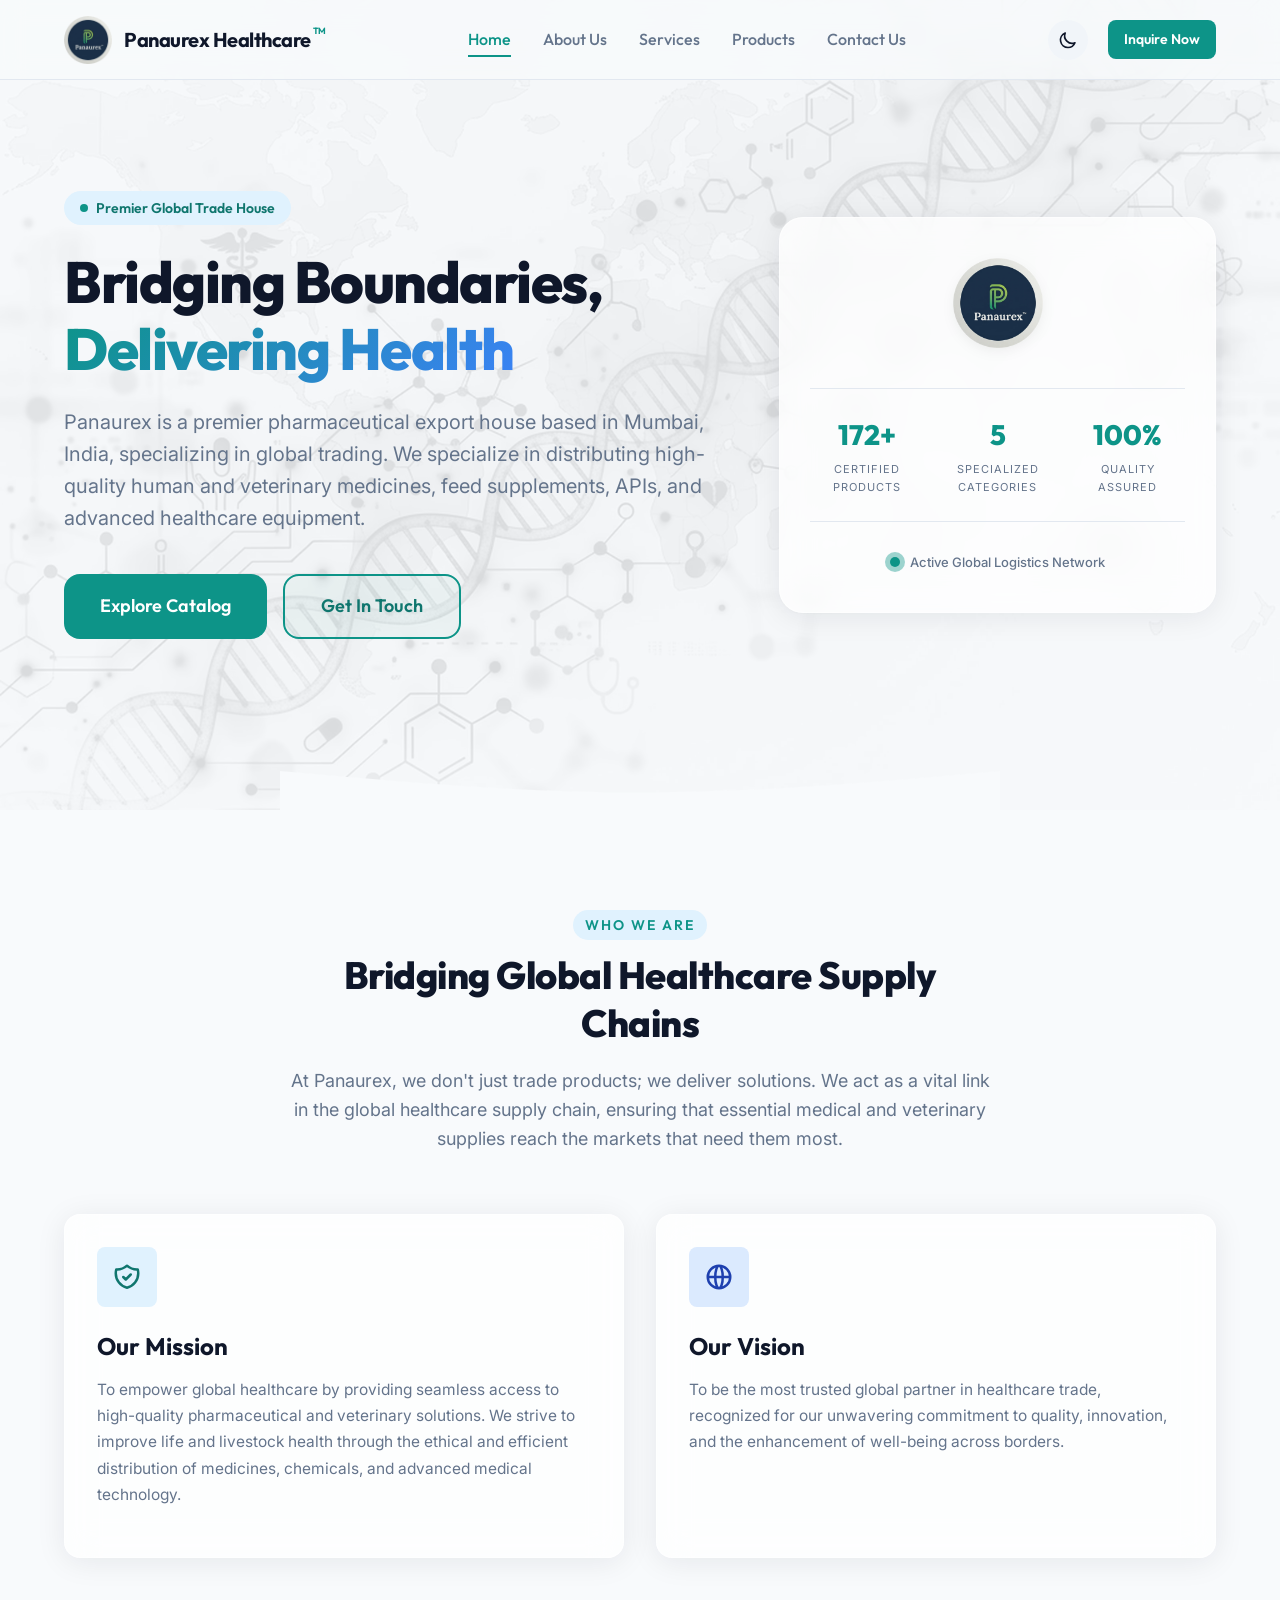
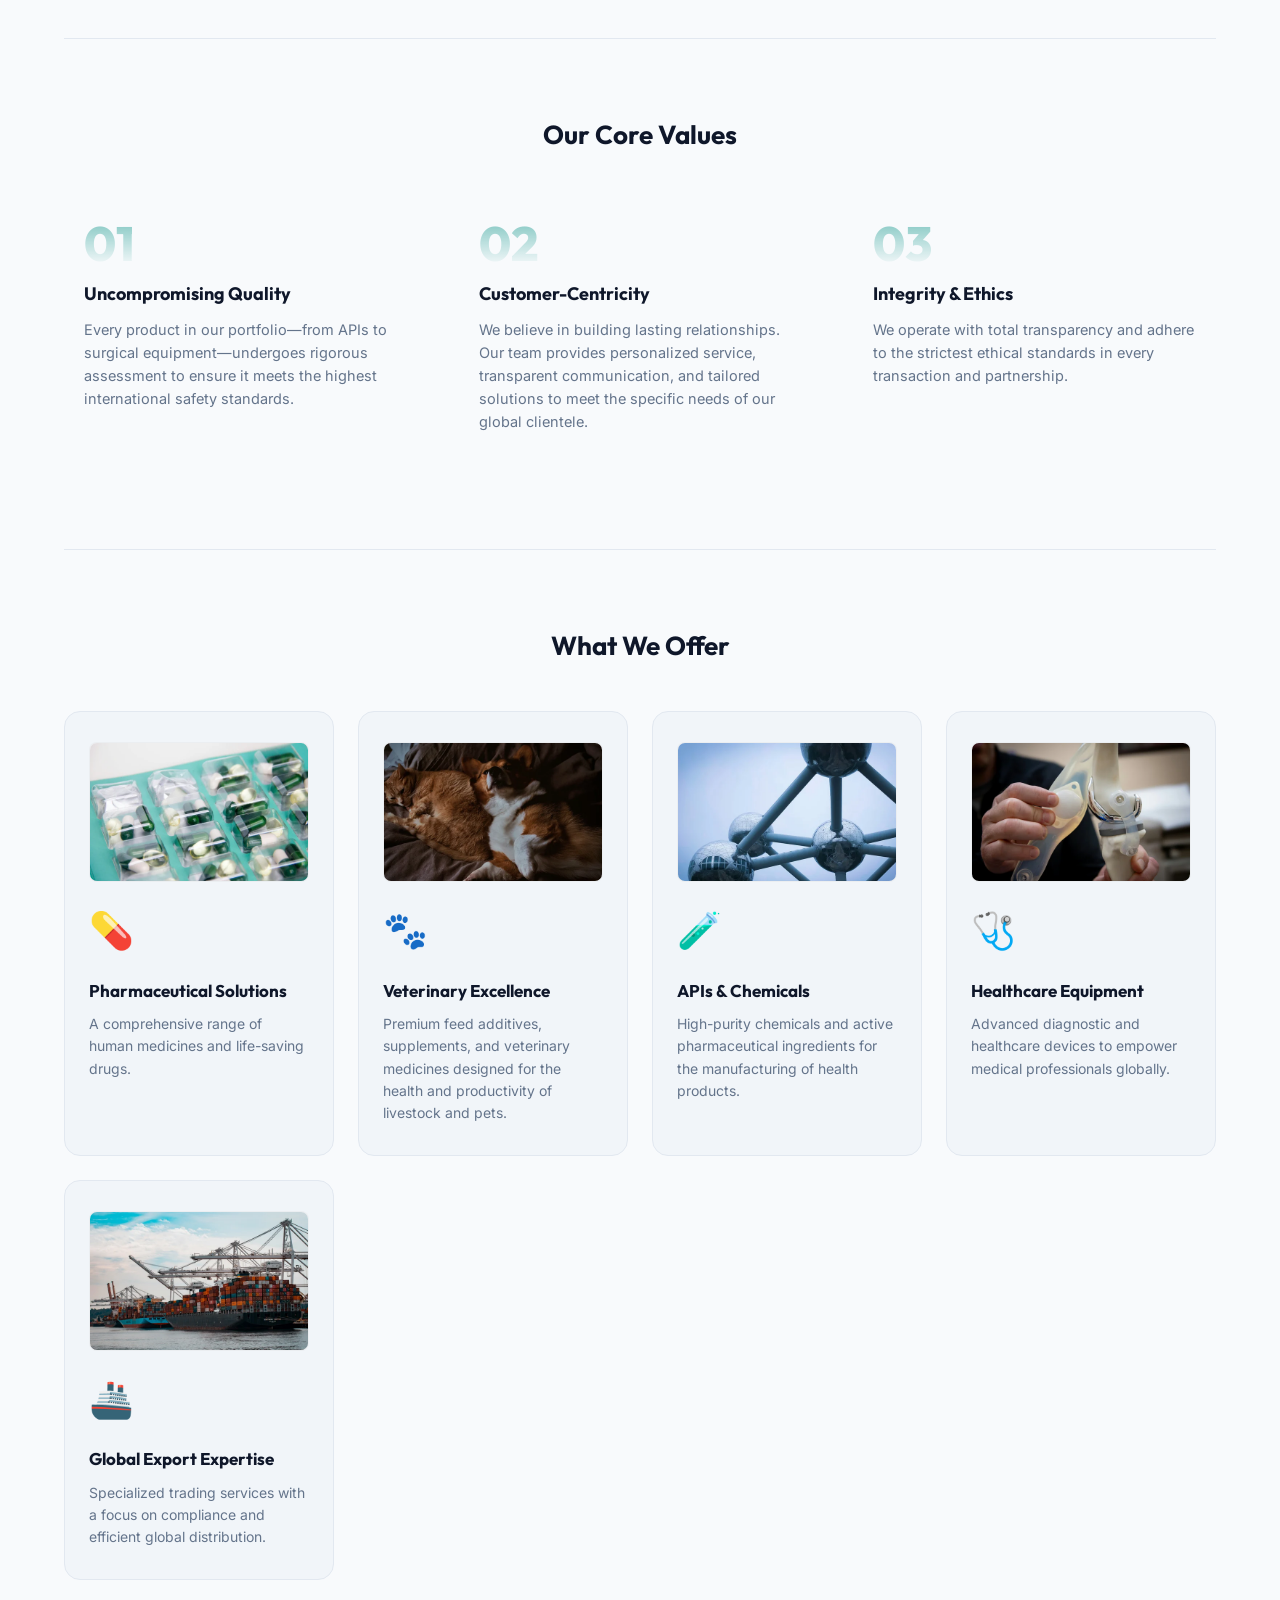
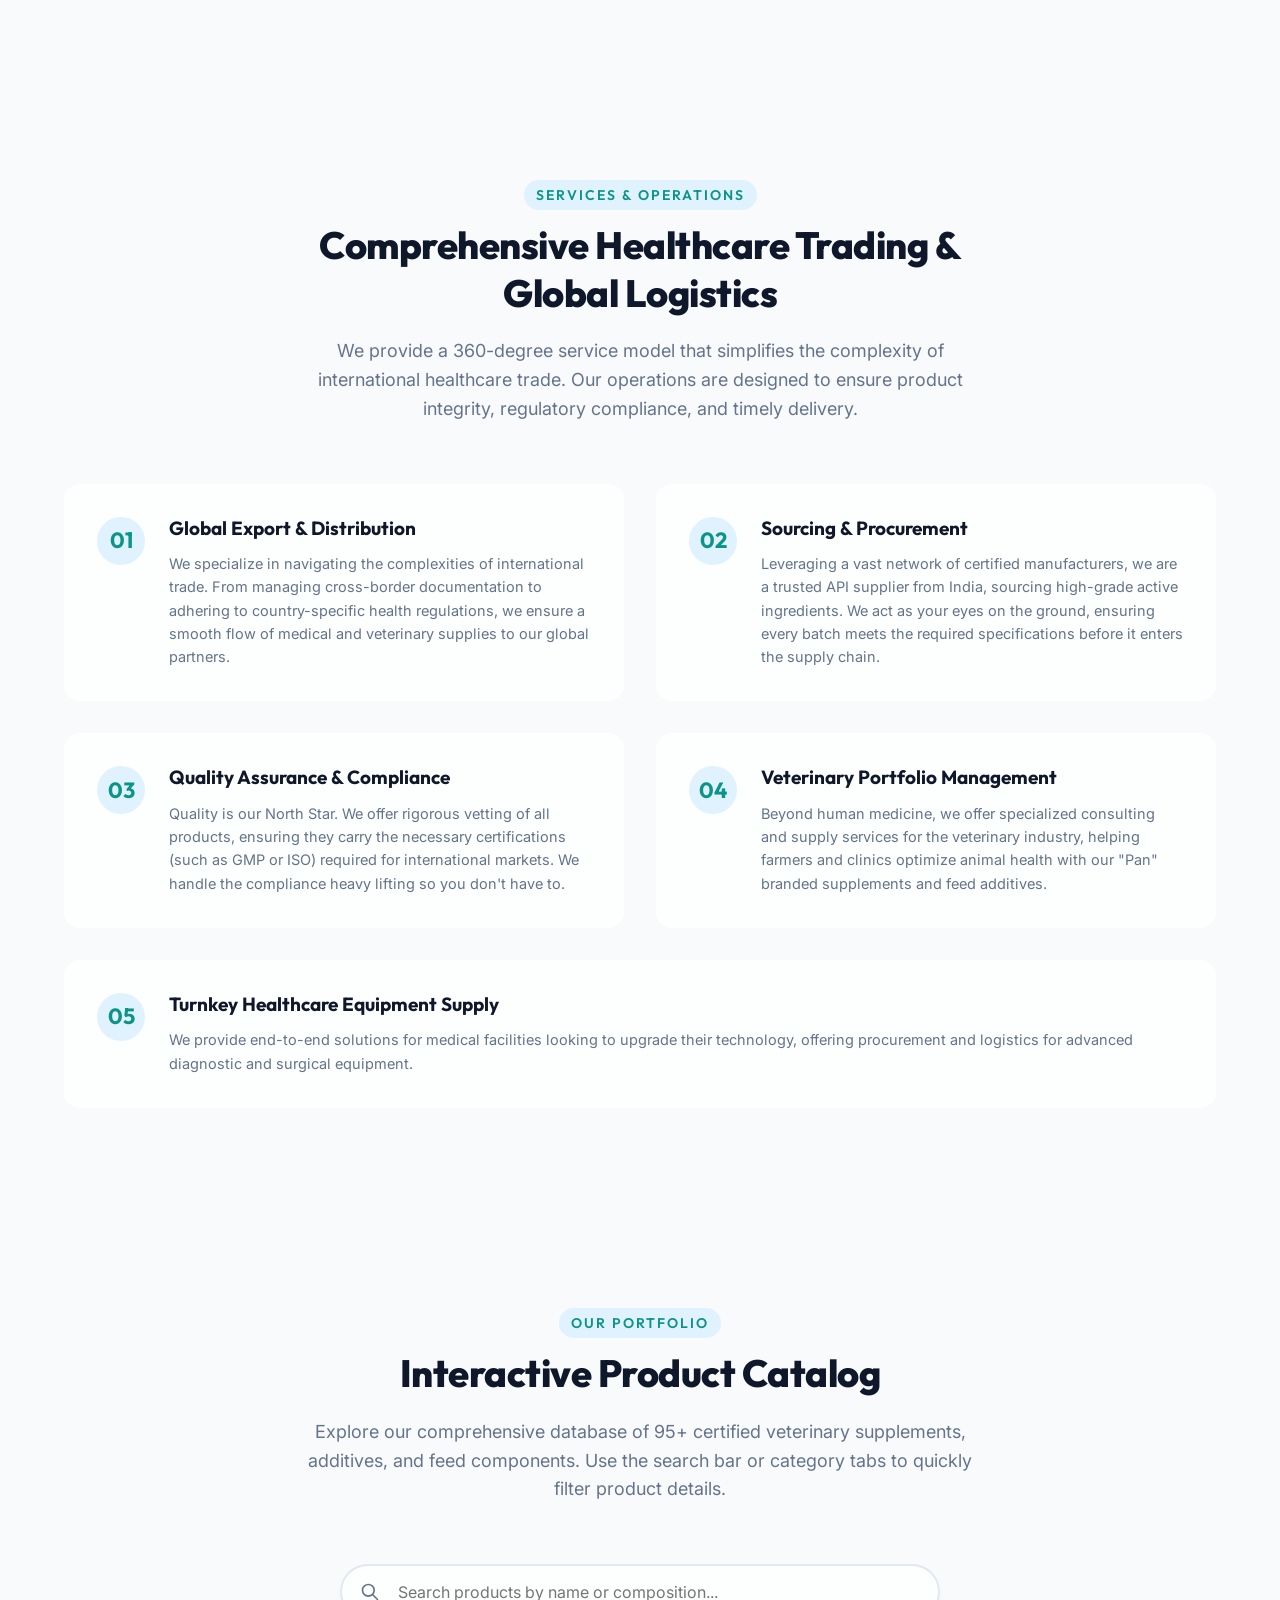
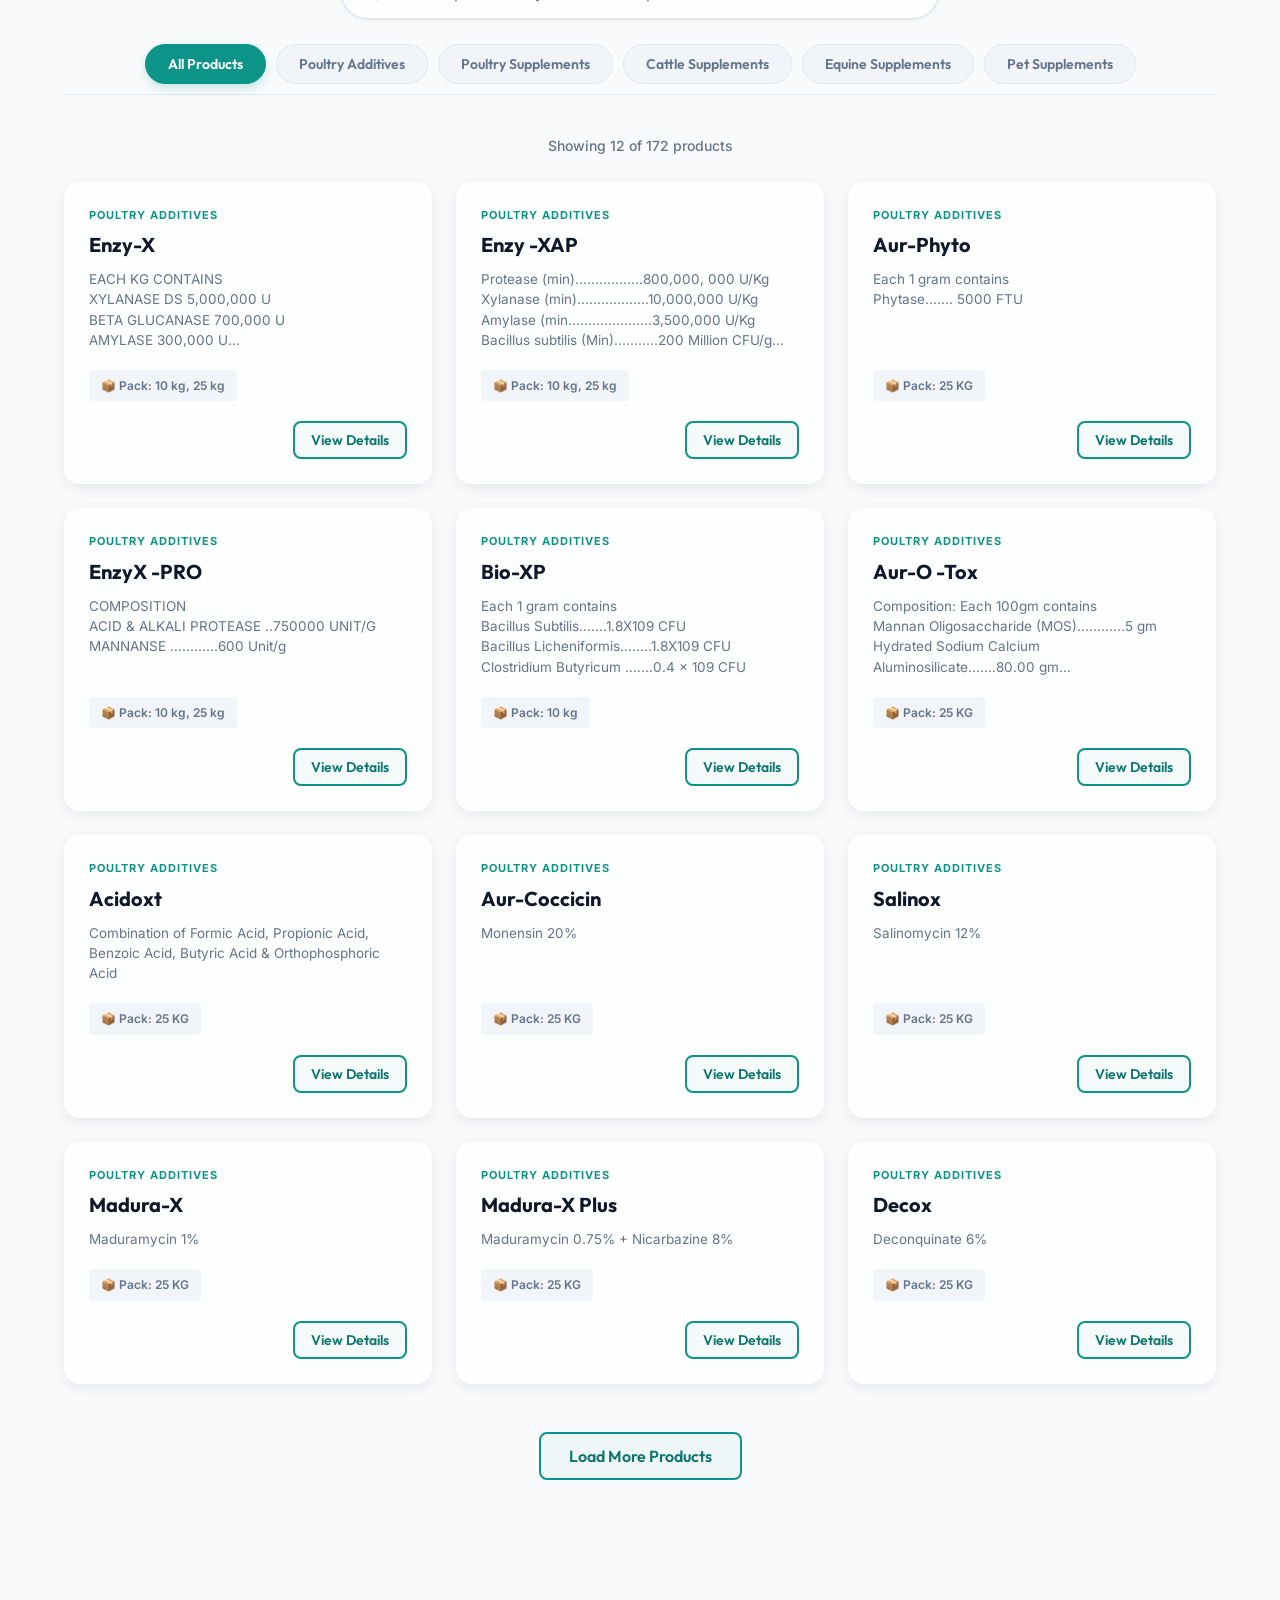
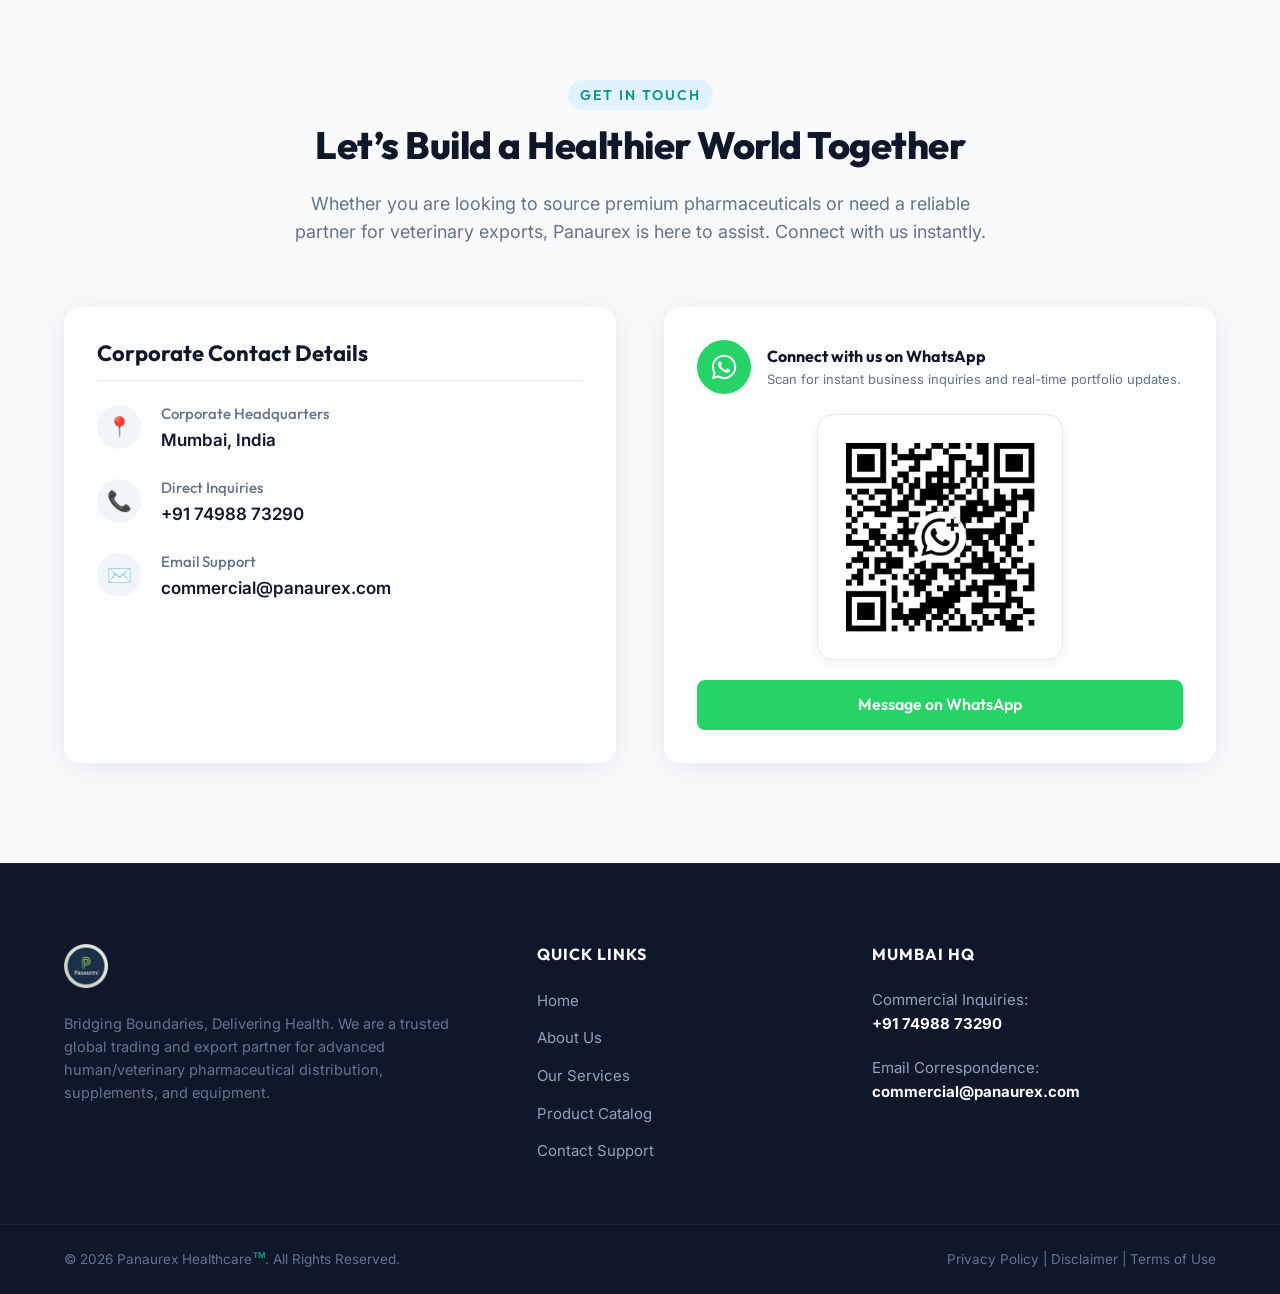
<file: index.html>
<!DOCTYPE html>
<html lang="en">
<head>
    <meta charset="UTF-8">
    <meta name="viewport" content="width=device-width, initial-scale=1.0, shrink-to-fit=no">
    <meta name="description" content="Panaurex™ is a premier Mumbai-based trading and export house specializing in high-purity APIs, human medicines, and premium veterinary feed supplements globally.">
    <meta name="keywords" content="Panaurex, pharmaceutical trading, veterinary export, feed supplements, active pharmaceutical ingredients, API, healthcare equipment, veterinary medicine">
    <meta name="author" content="Panaurex">
    <title>Panaurex™ | Global Pharmaceutical & Veterinary Export House India</title>
    
    <!-- Favicon (Fallback to high-res logo optimized) -->
    <link rel="icon" type="image/png" href="logo_header.png">
    
    <!-- Google Fonts -->
    <link rel="preconnect" href="https://fonts.googleapis.com">
    <link rel="preconnect" href="https://fonts.gstatic.com" crossorigin>
    <link href="https://fonts.googleapis.com/css2?family=Inter:wght@300;400;500;600;700&family=Outfit:wght@400;500;600;700;800&display=swap" rel="stylesheet">
    
    <!-- Main Stylesheet -->
    <link rel="stylesheet" href="style.css?v=1.0.6">
    
    <!-- Inline Mobile Header Fix (Bypasses external CSS cache and GPU composite layer bugs) -->
    <style>
        @media (max-width: 1023px) {
            :root {
                --header-height: calc(70px + env(safe-area-inset-top, 0px)) !important;
            }
            .site-header {
                position: fixed !important;
                top: 0 !important;
                left: 0 !important;
                right: 0 !important;
                width: auto !important;
                padding-top: env(safe-area-inset-top, 0px) !important;
                height: calc(70px + env(safe-area-inset-top, 0px)) !important;
                z-index: 99999 !important;
                transform: none !important;
                will-change: auto !important;
                background-color: rgba(248, 250, 252, 0.85) !important;
                backdrop-filter: blur(12px) !important;
                -webkit-backdrop-filter: blur(12px) !important;
                border-bottom: 1px solid var(--color-border) !important;
            }
            body.dark-mode .site-header {
                background-color: rgba(11, 15, 25, 0.85) !important;
            }
            .logo-link {
                order: 1 !important;
            }
            .nav-actions {
                order: 2 !important;
                margin-left: auto !important;
                margin-right: 16px !important;
            }
            .mobile-menu-toggle {
                order: 3 !important;
            }
            .header-logo, .header-scrolled .header-logo {
                height: 40px !important;
            }
            .logo-text, .header-scrolled .logo-text {
                font-size: 18px !important;
            }
        }
    </style>
</head>
<body class="light-mode">
    <!-- Background Blur Decorative Gradients -->
    <div class="blob-container">
        <div class="blob blob-1"></div>
        <div class="blob blob-2"></div>
        <div class="blob blob-3"></div>
    </div>

    <!-- Navigation Header -->
    <header class="site-header" id="site-header">
        <div class="nav-container">
            <a href="#home" class="logo-link" id="nav-logo-link">
                <picture>
                    <source srcset="logo_header.webp" type="image/webp">
                    <img src="logo_header.png" alt="Panaurex Logo" class="header-logo">
                </picture>
                <span class="logo-text">Panaurex Healthcare<sup>TM</sup></span>
            </a>
            
            <!-- Mobile Menu Toggle Button -->
            <button class="mobile-menu-toggle" id="mobile-menu-toggle" aria-label="Toggle Navigation Menu">
                <span class="bar"></span>
                <span class="bar"></span>
                <span class="bar"></span>
            </button>
            
            <nav class="nav-menu" id="nav-menu">
                <ul class="nav-list">
                    <li class="nav-item"><a href="#home" class="nav-link active" id="link-home">Home</a></li>
                    <li class="nav-item"><a href="#about" class="nav-link" id="link-about">About Us</a></li>
                    <li class="nav-item"><a href="#services" class="nav-link" id="link-services">Services</a></li>
                    <li class="nav-item"><a href="#products" class="nav-link" id="link-products">Products</a></li>
                    <li class="nav-item"><a href="#contact" class="nav-link" id="link-contact">Contact Us</a></li>
                </ul>
            </nav>
            
            <div class="nav-actions">
                <!-- Theme Mode Toggle -->
                <button class="theme-toggle" id="theme-toggle" aria-label="Toggle Dark Mode">
                    <!-- Sun Icon -->
                    <svg class="sun-icon" xmlns="http://www.w3.org/2000/svg" fill="none" viewBox="0 0 24 24" stroke="currentColor">
                        <path stroke-linecap="round" stroke-linejoin="round" stroke-width="2" d="M12 3v1m0 16v1m9-9h-1M4 12H3m15.364-6.364l-.707.707M6.343 17.657l-.707.707m2.828-9.9a5 5 0 117.072 7.072l-.707.707" />
                    </svg>
                    <!-- Moon Icon -->
                    <svg class="moon-icon" xmlns="http://www.w3.org/2000/svg" fill="none" viewBox="0 0 24 24" stroke="currentColor">
                        <path stroke-linecap="round" stroke-linejoin="round" stroke-width="2" d="M20.354 15.354A9 9 0 018.646 3.646 9.003 9.003 0 0012 21a9.003 9.003 0 008.354-5.646z" />
                    </svg>
                </button>
                <a href="#contact" class="btn btn-primary btn-sm header-cta" id="header-inquire-btn">Inquire Now</a>
            </div>
        </div>
    </header>

    <!-- Main Content -->
    <main>
        <!-- Hero Section -->
        <section id="home" class="hero-section">
            <!-- Full-Width Connected Global Pharma Map Background -->
            <picture class="hero-map-bg">
                <source srcset="global_pharma_map.webp" type="image/webp">
                <img src="global_pharma_map.png" alt="Global Pharmaceutical Supply Chain Network" class="hero-map-img">
            </picture>

            <div class="section-container hero-container">
                <div class="hero-content">
                    <div class="hero-badge fade-in-element">
                        <span class="badge-dot"></span> Premier Global Trade House
                    </div>
                    <h1 class="hero-title fade-in-element">
                        Bridging Boundaries,<br><span class="accent-text">Delivering Health</span>
                    </h1>
                    <p class="hero-lead fade-in-element">
                        Panaurex is a premier pharmaceutical export house based in Mumbai, India, specializing in global trading. We specialize in distributing high-quality human and veterinary medicines, feed supplements, APIs, and advanced healthcare equipment.
                    </p>
                    <div class="hero-cta-group fade-in-element">
                        <a href="#products" class="btn btn-primary btn-lg" id="hero-catalog-btn">Explore Catalog</a>
                        <a href="#contact" class="btn btn-outline btn-lg" id="hero-contact-btn">Get In Touch</a>
                    </div>
                </div>
                
                <div class="hero-image-container fade-in-element">
                    <!-- Premium Glass Card Showing Corporate Focus -->
                    <div class="glass-card hero-stats-card">
                        <picture>
                            <source srcset="logo_hero.webp" type="image/webp">
                            <img src="logo_hero.png" alt="Panaurex Corporate Brand" class="hero-brand-logo">
                        </picture>
                        <div class="stats-grid">
                            <div class="stat-item">
                                <span class="stat-num" id="stat-products-count">95+</span>
                                <span class="stat-label">Certified Products</span>
                            </div>
                            <div class="stat-item">
                                <span class="stat-num">5</span>
                                <span class="stat-label">Specialized Categories</span>
                            </div>
                            <div class="stat-item">
                                <span class="stat-num">100%</span>
                                <span class="stat-label">Quality Assured</span>
                            </div>
                        </div>
                        <div class="pulsing-radar">
                            <span class="ping"></span>
                            <span class="ping-text">Active Global Logistics Network</span>
                        </div>
                    </div>
                </div>
            </div>
            
            <div class="hero-wave">
                <svg viewBox="0 0 1440 120" fill="none" xmlns="http://www.w3.org/2000/svg">
                    <path d="M0,32L120,42.7C240,53,480,75,720,74.7C960,75,1200,53,1320,42.7L1440,32L1440,120L1320,120C1200,120,960,120,720,120C480,120,240,120,120,120L0,120Z" fill="var(--color-bg)"></path>
                </svg>
            </div>
        </section>

        <!-- About Us Section -->
        <section id="about" class="about-section scroll-spy-section">
            <div class="section-container">
                <div class="section-header">
                    <span class="section-subtitle">Who We Are</span>
                    <h2 class="section-title">Bridging Global Healthcare Supply Chains</h2>
                    <p class="section-desc">
                        At Panaurex, we don't just trade products; we deliver solutions. We act as a vital link in the global healthcare supply chain, ensuring that essential medical and veterinary supplies reach the markets that need them most.
                    </p>
                </div>
                
                <div class="about-grid">
                    <!-- Mission Card -->
                    <div class="glass-card value-card scroll-animate" id="card-mission">
                        <div class="card-icon-container circle-icon-primary">
                            <!-- Target Icon -->
                            <svg xmlns="http://www.w3.org/2000/svg" fill="none" viewBox="0 0 24 24" stroke="currentColor" class="card-icon">
                                <path stroke-linecap="round" stroke-linejoin="round" stroke-width="2" d="M9 12l2 2 4-4m5.618-4.016A11.955 11.955 0 0112 2.944a11.955 11.955 0 01-8.618 3.04A12.02 12.02 0 003 9c0 5.591 3.824 10.29 9 11.622 5.176-1.332 9-6.03 9-11.622 0-1.042-.133-2.052-.382-3.016z" />
                            </svg>
                        </div>
                        <h3>Our Mission</h3>
                        <p>To empower global healthcare by providing seamless access to high-quality pharmaceutical and veterinary solutions. We strive to improve life and livestock health through the ethical and efficient distribution of medicines, chemicals, and advanced medical technology.</p>
                    </div>

                    <!-- Vision Card -->
                    <div class="glass-card value-card scroll-animate" id="card-vision">
                        <div class="card-icon-container circle-icon-secondary">
                            <!-- Eye/Globe Icon -->
                            <svg xmlns="http://www.w3.org/2000/svg" fill="none" viewBox="0 0 24 24" stroke="currentColor" class="card-icon">
                                <path stroke-linecap="round" stroke-linejoin="round" stroke-width="2" d="M21 12a9 9 0 01-9 9m9-9a9 9 0 00-9-9m9 9H3m9 9a9 9 0 01-9-9m9 9c1.657 0 3-4.03 3-9s-1.343-9-3-9m0 18c-1.657 0-3-4.03-3-9s1.343-9 3-9m-9 9a9 9 0 019-9" />
                            </svg>
                        </div>
                        <h3>Our Vision</h3>
                        <p>To be the most trusted global partner in healthcare trade, recognized for our unwavering commitment to quality, innovation, and the enhancement of well-being across borders.</p>
                    </div>
                </div>

                <!-- Core Values Row -->
                <div class="values-container">
                    <h3 class="values-title">Our Core Values</h3>
                    <div class="values-grid">
                        <div class="value-item scroll-animate">
                            <div class="value-number">01</div>
                            <h4>Uncompromising Quality</h4>
                            <p>Every product in our portfolio—from APIs to surgical equipment—undergoes rigorous assessment to ensure it meets the highest international safety standards.</p>
                        </div>
                        <div class="value-item scroll-animate">
                            <div class="value-number">02</div>
                            <h4>Customer-Centricity</h4>
                            <p>We believe in building lasting relationships. Our team provides personalized service, transparent communication, and tailored solutions to meet the specific needs of our global clientele.</p>
                        </div>
                        <div class="value-item scroll-animate">
                            <div class="value-number">03</div>
                            <h4>Integrity & Ethics</h4>
                            <p>We operate with total transparency and adhere to the strictest ethical standards in every transaction and partnership.</p>
                        </div>
                    </div>
                </div>

                <!-- Divisions / What We Offer -->
                <div class="divisions-container">
                    <h3 class="values-title">What We Offer</h3>
                    <div class="divisions-grid">
                        <div class="division-card scroll-animate">
                            <div class="division-image-wrapper">
                                <picture>
                                    <source srcset="pharma_offer.webp" type="image/webp">
                                    <img src="Pharma 1.jpg" alt="Pharmaceutical Solutions" class="division-image" loading="lazy">
                                </picture>
                            </div>
                            <div class="division-icon">💊</div>
                            <h4>Pharmaceutical Solutions</h4>
                            <p>A comprehensive range of human medicines and life-saving drugs.</p>
                        </div>
                        <div class="division-card scroll-animate">
                            <div class="division-image-wrapper">
                                <picture>
                                    <source srcset="vet_offer.webp" type="image/webp">
                                    <img src="Vet 2.jpg" alt="Veterinary Excellence" class="division-image" loading="lazy">
                                </picture>
                            </div>
                            <div class="division-icon">🐾</div>
                            <h4>Veterinary Excellence</h4>
                            <p>Premium feed additives, supplements, and veterinary medicines designed for the health and productivity of livestock and pets.</p>
                        </div>
                        <div class="division-card scroll-animate">
                            <div class="division-image-wrapper">
                                <picture>
                                    <source srcset="api_offer.webp" type="image/webp">
                                    <img src="1000410788.jpg" alt="APIs & Chemicals" class="division-image" loading="lazy">
                                </picture>
                            </div>
                            <div class="division-icon">🧪</div>
                            <h4>APIs & Chemicals</h4>
                            <p>High-purity chemicals and active pharmaceutical ingredients for the manufacturing of health products.</p>
                        </div>
                        <div class="division-card scroll-animate">
                            <div class="division-image-wrapper">
                                <picture>
                                    <source srcset="equip_offer.webp" type="image/webp">
                                    <img src="Equip 1.jpg" alt="Healthcare Equipment" class="division-image" loading="lazy">
                                </picture>
                            </div>
                            <div class="division-icon">🩺</div>
                            <h4>Healthcare Equipment</h4>
                            <p>Advanced diagnostic and healthcare devices to empower medical professionals globally.</p>
                        </div>
                        <div class="division-card scroll-animate">
                            <div class="division-image-wrapper">
                                <picture>
                                    <source srcset="export_offer.webp" type="image/webp">
                                    <img src="Export 1.jpg" alt="Global Export Expertise" class="division-image" loading="lazy">
                                </picture>
                            </div>
                            <div class="division-icon">🚢</div>
                            <h4>Global Export Expertise</h4>
                            <p>Specialized trading services with a focus on compliance and efficient global distribution.</p>
                        </div>
                    </div>
                </div>
            </div>
        </section>

        <!-- Services Section -->
        <section id="services" class="services-section scroll-spy-section">
            <div class="section-container">
                <div class="section-header">
                    <span class="section-subtitle">Services & Operations</span>
                    <h2 class="section-title">Comprehensive Healthcare Trading & Global Logistics</h2>
                    <p class="section-desc">
                        We provide a 360-degree service model that simplifies the complexity of international healthcare trade. Our operations are designed to ensure product integrity, regulatory compliance, and timely delivery.
                    </p>
                </div>
                
                <div class="services-list-grid">
                    <div class="service-list-card scroll-animate">
                        <span class="service-idx">01</span>
                        <div class="service-content">
                            <h4>Global Export & Distribution</h4>
                            <p>We specialize in navigating the complexities of international trade. From managing cross-border documentation to adhering to country-specific health regulations, we ensure a smooth flow of medical and veterinary supplies to our global partners.</p>
                        </div>
                    </div>

                    <div class="service-list-card scroll-animate">
                        <span class="service-idx">02</span>
                        <div class="service-content">
                            <h4>Sourcing & Procurement</h4>
                            <p>Leveraging a vast network of certified manufacturers, we are a trusted API supplier from India, sourcing high-grade active ingredients. We act as your eyes on the ground, ensuring every batch meets the required specifications before it enters the supply chain.</p>
                        </div>
                    </div>

                    <div class="service-list-card scroll-animate">
                        <span class="service-idx">03</span>
                        <div class="service-content">
                            <h4>Quality Assurance & Compliance</h4>
                            <p>Quality is our North Star. We offer rigorous vetting of all products, ensuring they carry the necessary certifications (such as GMP or ISO) required for international markets. We handle the compliance heavy lifting so you don't have to.</p>
                        </div>
                    </div>

                    <div class="service-list-card scroll-animate">
                        <span class="service-idx">04</span>
                        <div class="service-content">
                            <h4>Veterinary Portfolio Management</h4>
                            <p>Beyond human medicine, we offer specialized consulting and supply services for the veterinary industry, helping farmers and clinics optimize animal health with our "Pan" branded supplements and feed additives.</p>
                        </div>
                    </div>

                    <div class="service-list-card scroll-animate">
                        <span class="service-idx">05</span>
                        <div class="service-content">
                            <h4>Turnkey Healthcare Equipment Supply</h4>
                            <p>We provide end-to-end solutions for medical facilities looking to upgrade their technology, offering procurement and logistics for advanced diagnostic and surgical equipment.</p>
                        </div>
                    </div>
                </div>
            </div>
        </section>

        <!-- Product Catalog Section -->
        <section id="products" class="products-section scroll-spy-section">
            <div class="section-container">
                <div class="section-header">
                    <span class="section-subtitle">Our Portfolio</span>
                    <h2 class="section-title">Interactive Product Catalog</h2>
                    <p class="section-desc">
                        Explore our comprehensive database of 95+ certified veterinary supplements, additives, and feed components. Use the search bar or category tabs to quickly filter product details.
                    </p>
                </div>
                
                <!-- Search and Filtering UI -->
                <div class="catalog-controls-container">
                    <div class="search-box-container">
                        <div class="search-input-wrapper">
                            <svg class="search-icon" xmlns="http://www.w3.org/2000/svg" fill="none" viewBox="0 0 24 24" stroke="currentColor">
                                <path stroke-linecap="round" stroke-linejoin="round" stroke-width="2" d="M21 21l-6-6m2-5a7 7 0 11-14 0 7 7 0 0114 0z" />
                            </svg>
                            <input type="text" id="catalog-search" placeholder="Search products by name or composition..." aria-label="Search products">
                            <button id="search-clear-btn" aria-label="Clear search" class="search-clear-btn">&times;</button>
                        </div>
                    </div>
                    
                    <div class="category-tabs-container" id="category-tabs-container">
                        <button class="tab-btn active" data-category="all" id="tab-all">All Products</button>
                        <button class="tab-btn" data-category="Poultry Additives" id="tab-poultry-additives">Poultry Additives</button>
                        <button class="tab-btn" data-category="Poultry Supplements" id="tab-poultry-supplements">Poultry Supplements</button>
                        <button class="tab-btn" data-category="Cattle Supplements" id="tab-cattle-supplements">Cattle Supplements</button>
                        <button class="tab-btn" data-category="Equine Supplements" id="tab-equine-supplements">Equine Supplements</button>
                        <button class="tab-btn" data-category="Pet Supplements" id="tab-pet-supplements">Pet Supplements</button>
                    </div>
                </div>
                
                <!-- Dynamic Product Grid -->
                <div class="products-status-info" id="products-status-info">
                    Showing <span id="count-current">0</span> of <span id="count-total">0</span> products
                </div>
                
                <div class="products-grid" id="products-grid">
                    <!-- JavaScript will dynamically render cards here -->
                    <div class="catalog-loading">Loading catalog...</div>
                </div>
                
                <!-- Pagination / Load More -->
                <div class="catalog-actions-container" id="catalog-actions-container">
                    <button class="btn btn-outline" id="load-more-btn">Load More Products</button>
                </div>
            </div>
        </section>

        <!-- Contact Us Section -->
        <section id="contact" class="contact-section scroll-spy-section">
            <div class="section-container">
                <div class="section-header">
                    <span class="section-subtitle">Get In Touch</span>
                    <h2 class="section-title">Let’s Build a Healthier World Together</h2>
                    <p class="section-desc">
                        Whether you are looking to source premium pharmaceuticals or need a reliable partner for veterinary exports, Panaurex is here to assist. Connect with us instantly.
                    </p>
                </div>
                
                <div class="contact-grid">
                    <!-- Corporate Details -->
                    <div class="glass-card contact-details-card scroll-animate">
                        <h3>Corporate Contact Details</h3>
                        
                        <div class="contact-method">
                            <div class="contact-icon-box">📍</div>
                            <div>
                                <h5>Corporate Headquarters</h5>
                                <p>Mumbai, India</p>
                            </div>
                        </div>
                        
                        <div class="contact-method">
                            <div class="contact-icon-box">📞</div>
                            <div>
                                <h5>Direct Inquiries</h5>
                                <a href="tel:+917498873290" class="contact-link">+91 74988 73290</a>
                            </div>
                        </div>
                        
                        <div class="contact-method">
                            <div class="contact-icon-box">✉️</div>
                            <div>
                                <h5>Email Support</h5>
                                <a href="mailto:commercial@panaurex.com" class="contact-link">commercial@panaurex.com</a>
                            </div>
                        </div>
                    </div>
                    
                    <!-- WhatsApp Card -->
                    <div class="glass-card qr-card scroll-animate">
                        <div class="qr-header">
                            <div class="whatsapp-logo" aria-hidden="true">
                                <svg xmlns="http://www.w3.org/2000/svg" viewBox="0 0 448 512">
                                    <path d="M380.9 97.1C339 55.1 283.2 32 223.9 32c-122.4 0-222 99.6-222 222 0 39.1 10.2 77.3 29.6 111L0 480l117.7-30.9c32.4 17.7 68.9 27 106.1 27h.1c122.3 0 224.1-99.6 224.1-222 0-59.3-25.2-115-67.1-157zm-157 341.6c-33.2 0-65.7-8.9-94-25.7l-6.7-4-69.8 18.3L72 359.2l-4.4-7c-18.5-29.4-28.2-63.3-28.2-98.2 0-101.7 82.8-184.5 184.6-184.5 49.3 0 95.6 19.2 130.4 54.1 34.8 34.9 56.2 81.2 56.1 130.5 0 101.8-84.9 184.6-186.6 184.6zm101.2-138.2c-5.5-2.8-32.8-16.2-37.9-18-5.1-1.9-8.8-2.8-12.5 2.8-3.7 5.6-14.3 18-17.6 21.8-3.2 3.7-6.5 4.2-12 1.4-32.6-16.3-54-29.1-75.5-66-5.7-9.8 5.7-9.1 16.3-30.3 1.8-3.7 .9-6.9-.5-9.7-1.4-2.8-12.5-30.1-17.1-41.2-4.5-10.8-9.1-9.3-12.5-9.5-3.2-.2-6.9-.2-10.6-.2-3.7 0-9.7 1.4-14.8 6.9-5.1 5.6-19.4 19-19.4 46.3 0 27.3 19.9 53.7 22.6 57.4 2.8 3.7 39.1 59.7 94.8 83.8 35.2 15.2 49 16.5 66.6 13.9 10.7-1.6 32.8-13.4 37.4-26.4 4.6-13 4.6-24.1 3.2-26.4-1.3-2.5-5-3.9-10.5-6.6z"/>
                                </svg>
                            </div>
                            <div>
                                <h4>Connect with us on WhatsApp</h4>
                                <p class="qr-text">Scan for instant business inquiries and real-time portfolio updates.</p>
                            </div>
                        </div>
                        
                        <div class="qr-image-wrapper">
                            <picture>
                                <source srcset="qr_code_web.webp" type="image/webp">
                                <img src="qr_code_web.png" alt="WhatsApp QR Code" class="qr-code-img">
                            </picture>
                        </div>
                        
                        <a href="https://wa.me/917498873290?text=Hello%20Panaurex%20Commercial%20team,%20I%20have%20an%20inquiry%20regarding%20your%20products." 
                           target="_blank" rel="noopener" class="btn btn-whatsapp w-full" id="whatsapp-direct-btn">
                            <span>Message on WhatsApp</span>
                        </a>
                    </div>
                </div>
            </div>
        </section>
    </main>

    <!-- Product Detail Modal Overlay -->
    <div class="modal-overlay" id="product-modal-overlay">
        <div class="modal-card" role="dialog" aria-modal="true" aria-labelledby="modal-product-name">
            <button class="modal-close-btn" id="modal-close-btn" aria-label="Close modal">&times;</button>
            <div class="modal-header">
                <span class="modal-category-badge" id="modal-product-category">Poultry Additives</span>
                <h3 class="modal-product-title" id="modal-product-name">Enzy-X</h3>
            </div>
            <div class="modal-body">
                <div class="modal-section">
                    <h4>Composition & Active Ingredients</h4>
                    <div class="composition-block" id="modal-product-composition">
                        <!-- Populated dynamically -->
                    </div>
                </div>
                
                <div class="modal-section modal-packing-section">
                    <h4>Available Packaging</h4>
                    <p id="modal-product-packing">10 kg, 25 kg</p>
                </div>
            </div>
            <div class="modal-footer">
                <button class="btn btn-outline" id="modal-back-btn">Back to Catalog</button>
                <a href="" target="_blank" rel="noopener" class="btn btn-whatsapp" id="modal-whatsapp-btn">Inquire via WhatsApp</a>
                <a href="" class="btn btn-primary" id="modal-email-btn">Inquire via Email</a>
            </div>
        </div>
    </div>

    <!-- Scroll to Top Button -->
    <button class="scroll-to-top" id="scroll-to-top-btn" aria-label="Scroll to top">&#9650;</button>

    <!-- Footer -->
    <footer class="site-footer">
        <div class="section-container footer-container">
            <div class="footer-brand-col">
                <picture>
                    <source srcset="logo_header.webp" type="image/webp">
                    <img src="logo_header.png" alt="Panaurex Logo" class="footer-logo">
                </picture>
                <p class="footer-text">
                    Bridging Boundaries, Delivering Health. We are a trusted global trading and export partner for advanced human/veterinary pharmaceutical distribution, supplements, and equipment.
                </p>
            </div>
            
            <div class="footer-links-col">
                <h4>Quick Links</h4>
                <ul class="footer-links-list">
                    <li><a href="#home">Home</a></li>
                    <li><a href="#about">About Us</a></li>
                    <li><a href="#services">Our Services</a></li>
                    <li><a href="#products">Product Catalog</a></li>
                    <li><a href="#contact">Contact Support</a></li>
                </ul>
            </div>
            
            <div class="footer-contact-col">
                <h4>Mumbai HQ</h4>
                <p>Commercial Inquiries:<br><strong>+91 74988 73290</strong></p>
                <p>Email Correspondence:<br><strong>commercial@panaurex.com</strong></p>
            </div>
        </div>
        
        <div class="footer-bottom">
            <div class="section-container footer-bottom-container">
                <p class="copyright">&copy; 2026 Panaurex Healthcare<sup>TM</sup>. All Rights Reserved.</p>
                <p class="terms"><a href="privacy.html">Privacy Policy</a> | <a href="disclaimer.html">Disclaimer</a> | <a href="terms.html">Terms of Use</a></p>
            </div>
        </div>
    </footer>

    <!-- Products Database and Main Logic Scripts -->
    <script src="products_data.js"></script>
    <script src="app.js"></script>
</body>
</html>
</file>
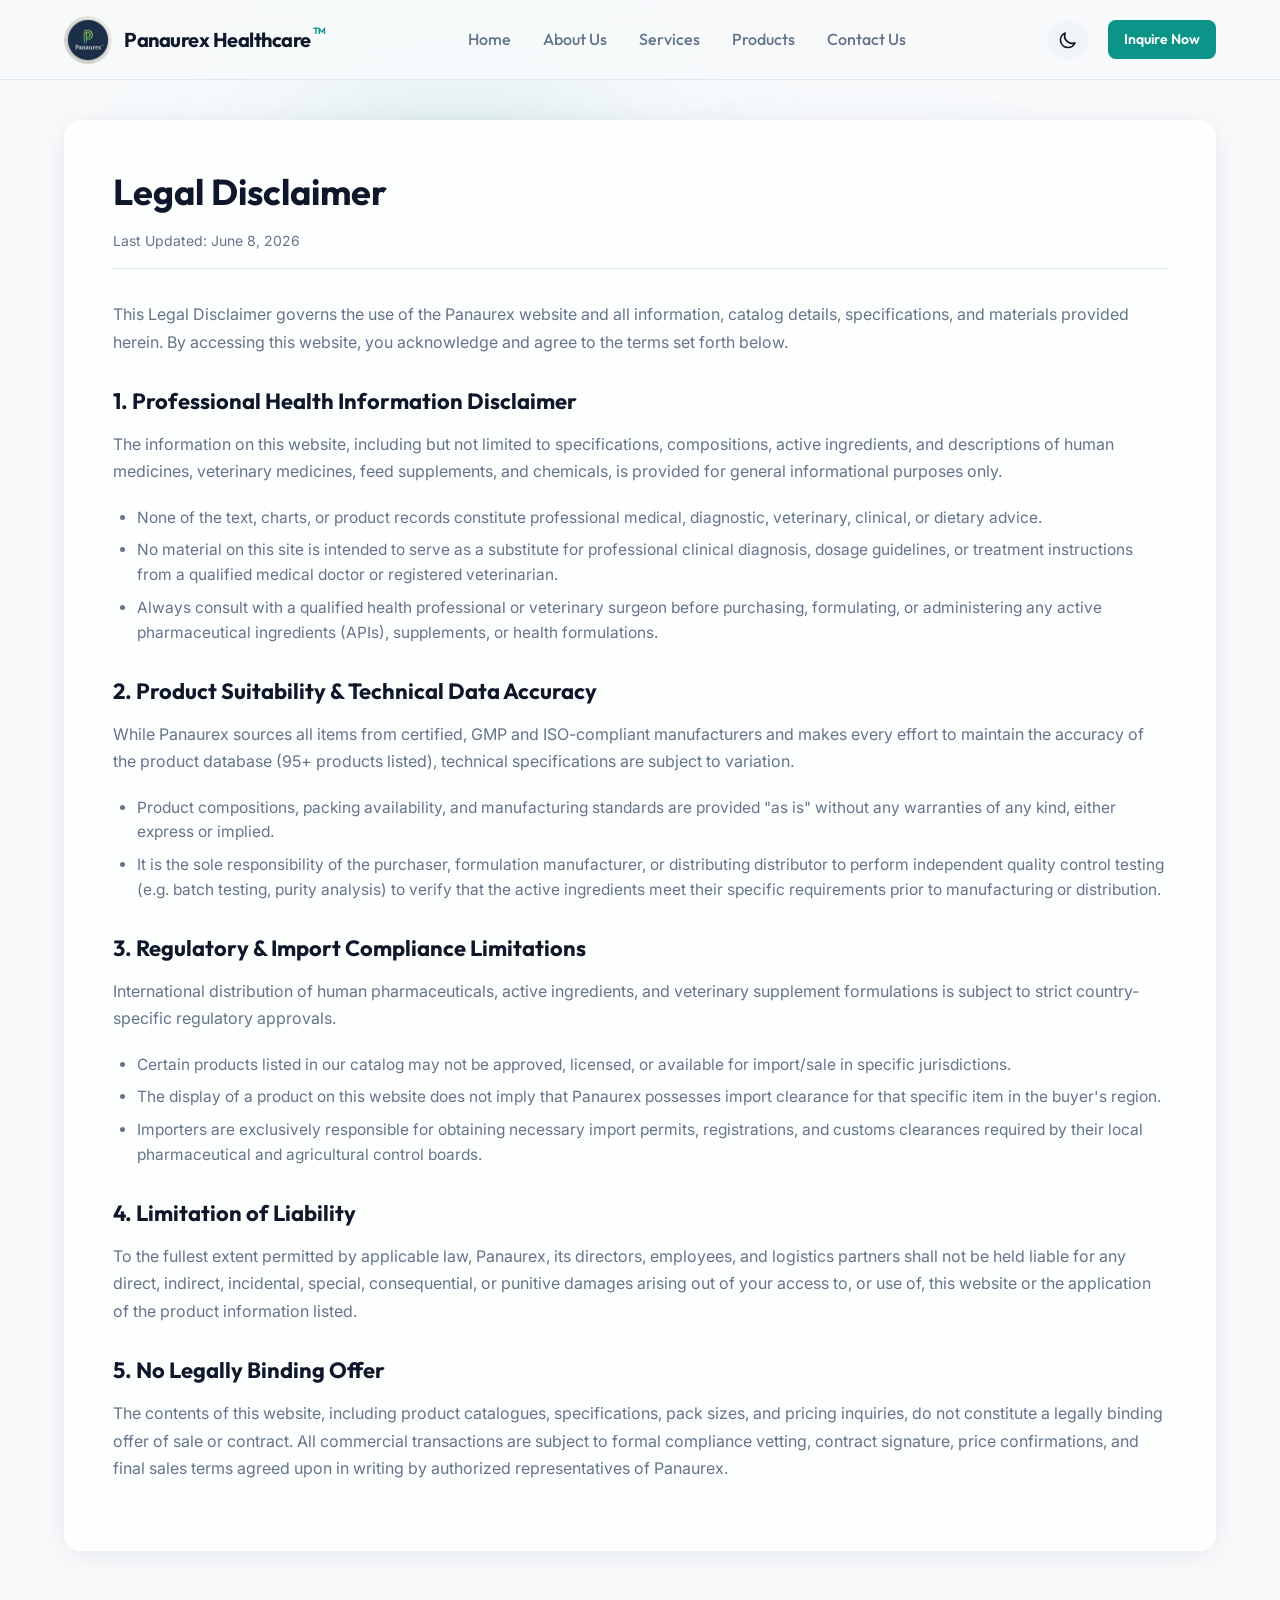
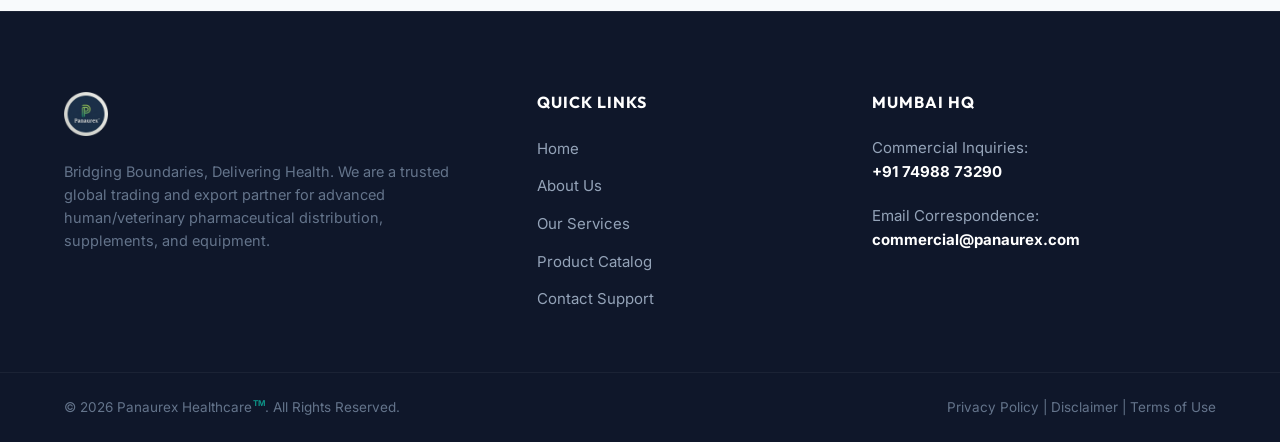
<file: disclaimer.html>
<!DOCTYPE html>
<html lang="en">
<head>
    <meta charset="UTF-8">
    <meta name="viewport" content="width=device-width, initial-scale=1.0, shrink-to-fit=no">
    <meta name="description" content="Panaurex Legal Disclaimer. Read about information accuracy, regulatory compliance, medical/veterinary information limitations, and commercial terms in our global trade operations.">
    <title>Disclaimer | Panaurex</title>
    
    <!-- Favicon -->
    <link rel="icon" type="image/png" href="logo_header.png">
    
    <!-- Google Fonts -->
    <link rel="preconnect" href="https://fonts.googleapis.com">
    <link rel="preconnect" href="https://fonts.gstatic.com" crossorigin>
    <link href="https://fonts.googleapis.com/css2?family=Inter:wght@300;400;500;600;700&family=Outfit:wght@400;500;600;700;800&display=swap" rel="stylesheet">
    
    <!-- Main Stylesheet -->
    <link rel="stylesheet" href="style.css?v=1.0.6">
    
    <!-- Custom style tweaks for the reading page -->
    <style>
        @media (max-width: 1023px) {
            :root {
                --header-height: calc(70px + env(safe-area-inset-top, 0px)) !important;
            }
            .site-header {
                position: fixed !important;
                top: 0 !important;
                left: 0 !important;
                right: 0 !important;
                width: auto !important;
                padding-top: env(safe-area-inset-top, 0px) !important;
                height: calc(70px + env(safe-area-inset-top, 0px)) !important;
                z-index: 99999 !important;
                transform: none !important;
                will-change: auto !important;
                background-color: rgba(248, 250, 252, 0.85) !important;
                backdrop-filter: blur(12px) !important;
                -webkit-backdrop-filter: blur(12px) !important;
                border-bottom: 1px solid var(--color-border) !important;
            }
            body.dark-mode .site-header {
                background-color: rgba(11, 15, 25, 0.85) !important;
            }
            .logo-link {
                order: 1 !important;
            }
            .nav-actions {
                order: 2 !important;
                margin-left: auto !important;
                margin-right: 16px !important;
            }
            .mobile-menu-toggle {
                order: 3 !important;
            }
            .header-logo, .header-scrolled .header-logo {
                height: 40px !important;
            }
            .logo-text, .header-scrolled .logo-text {
                font-size: 18px !important;
            }
        }

        .disclaimer-content-card {
            margin-top: calc(var(--header-height) + 40px);
            margin-bottom: 60px;
            padding: 48px;
        }
        .disclaimer-content-card h1 {
            font-size: 36px;
            margin-bottom: 16px;
        }
        .disclaimer-last-updated {
            font-size: 14px;
            color: var(--color-text-light);
            margin-bottom: 32px;
            border-bottom: 1px solid var(--color-border);
            padding-bottom: 16px;
        }
        .disclaimer-body h2 {
            font-size: 22px;
            margin-top: 32px;
            margin-bottom: 16px;
            color: var(--color-secondary);
        }
        .disclaimer-body p {
            font-size: 16px;
            line-height: 1.7;
            margin-bottom: 20px;
        }
        .disclaimer-body ul {
            list-style-type: disc;
            padding-left: 24px;
            margin-bottom: 24px;
            color: var(--color-text-light);
        }
        .disclaimer-body li {
            margin-bottom: 8px;
            font-size: 15.5px;
            line-height: 1.6;
        }
        @media (max-width: 767px) {
            .disclaimer-content-card {
                padding: 24px;
                margin-top: calc(var(--header-height) + 20px);
            }
            .disclaimer-content-card h1 {
                font-size: 28px;
            }
        }
    </style>
</head>
<body class="light-mode">
    <!-- Background Blur Decorative Gradients -->
    <div class="blob-container">
        <div class="blob blob-1"></div>
        <div class="blob blob-2"></div>
        <div class="blob blob-3"></div>
    </div>

    <!-- Navigation Header -->
    <header class="site-header" id="site-header">
        <div class="nav-container">
            <a href="index.html#home" class="logo-link" id="nav-logo-link">
                <picture>
                    <source srcset="logo_header.webp" type="image/webp">
                    <img src="logo_header.png" alt="Panaurex Logo" class="header-logo">
                </picture>
                <span class="logo-text">Panaurex Healthcare<sup>TM</sup></span>
            </a>
            
            <!-- Mobile Menu Toggle Button -->
            <button class="mobile-menu-toggle" id="mobile-menu-toggle" aria-label="Toggle Navigation Menu">
                <span class="bar"></span>
                <span class="bar"></span>
                <span class="bar"></span>
            </button>
            
            <nav class="nav-menu" id="nav-menu">
                <ul class="nav-list">
                    <li class="nav-item"><a href="index.html#home" class="nav-link" id="link-home">Home</a></li>
                    <li class="nav-item"><a href="index.html#about" class="nav-link" id="link-about">About Us</a></li>
                    <li class="nav-item"><a href="index.html#services" class="nav-link" id="link-services">Services</a></li>
                    <li class="nav-item"><a href="index.html#products" class="nav-link" id="link-products">Products</a></li>
                    <li class="nav-item"><a href="index.html#contact" class="nav-link" id="link-contact">Contact Us</a></li>
                </ul>
            </nav>
            
            <div class="nav-actions">
                <!-- Theme Mode Toggle -->
                <button class="theme-toggle" id="theme-toggle" aria-label="Toggle Dark Mode">
                    <!-- Sun Icon -->
                    <svg class="sun-icon" xmlns="http://www.w3.org/2000/svg" fill="none" viewBox="0 0 24 24" stroke="currentColor">
                        <path stroke-linecap="round" stroke-linejoin="round" stroke-width="2" d="M12 3v1m0 16v1m9-9h-1M4 12H3m15.364-6.364l-.707.707M6.343 17.657l-.707.707m2.828-9.9a5 5 0 117.072 7.072l-.707.707" />
                    </svg>
                    <!-- Moon Icon -->
                    <svg class="moon-icon" xmlns="http://www.w3.org/2000/svg" fill="none" viewBox="0 0 24 24" stroke="currentColor">
                        <path stroke-linecap="round" stroke-linejoin="round" stroke-width="2" d="M20.354 15.354A9 9 0 018.646 3.646 9.003 9.003 0 0012 21a9.003 9.003 0 008.354-5.646z" />
                    </svg>
                </button>
                <a href="index.html#contact" class="btn btn-primary btn-sm header-cta" id="header-inquire-btn">Inquire Now</a>
            </div>
        </div>
    </header>

    <main class="section-container">
        <!-- Disclaimer Card -->
        <article class="glass-card disclaimer-content-card">
            <h1>Legal Disclaimer</h1>
            <div class="disclaimer-last-updated">Last Updated: June 8, 2026</div>
            
            <div class="disclaimer-body">
                <p>This Legal Disclaimer governs the use of the Panaurex website and all information, catalog details, specifications, and materials provided herein. By accessing this website, you acknowledge and agree to the terms set forth below.</p>
                
                <h2>1. Professional Health Information Disclaimer</h2>
                <p>The information on this website, including but not limited to specifications, compositions, active ingredients, and descriptions of human medicines, veterinary medicines, feed supplements, and chemicals, is provided for general informational purposes only. </p>
                <ul>
                    <li>None of the text, charts, or product records constitute professional medical, diagnostic, veterinary, clinical, or dietary advice.</li>
                    <li>No material on this site is intended to serve as a substitute for professional clinical diagnosis, dosage guidelines, or treatment instructions from a qualified medical doctor or registered veterinarian.</li>
                    <li>Always consult with a qualified health professional or veterinary surgeon before purchasing, formulating, or administering any active pharmaceutical ingredients (APIs), supplements, or health formulations.</li>
                </ul>

                <h2>2. Product Suitability & Technical Data Accuracy</h2>
                <p>While Panaurex sources all items from certified, GMP and ISO-compliant manufacturers and makes every effort to maintain the accuracy of the product database (95+ products listed), technical specifications are subject to variation.</p>
                <ul>
                    <li>Product compositions, packing availability, and manufacturing standards are provided "as is" without any warranties of any kind, either express or implied.</li>
                    <li>It is the sole responsibility of the purchaser, formulation manufacturer, or distributing distributor to perform independent quality control testing (e.g. batch testing, purity analysis) to verify that the active ingredients meet their specific requirements prior to manufacturing or distribution.</li>
                </ul>

                <h2>3. Regulatory & Import Compliance Limitations</h2>
                <p>International distribution of human pharmaceuticals, active ingredients, and veterinary supplement formulations is subject to strict country-specific regulatory approvals.</p>
                <ul>
                    <li>Certain products listed in our catalog may not be approved, licensed, or available for import/sale in specific jurisdictions.</li>
                    <li>The display of a product on this website does not imply that Panaurex possesses import clearance for that specific item in the buyer's region.</li>
                    <li>Importers are exclusively responsible for obtaining necessary import permits, registrations, and customs clearances required by their local pharmaceutical and agricultural control boards.</li>
                </ul>

                <h2>4. Limitation of Liability</h2>
                <p>To the fullest extent permitted by applicable law, Panaurex, its directors, employees, and logistics partners shall not be held liable for any direct, indirect, incidental, special, consequential, or punitive damages arising out of your access to, or use of, this website or the application of the product information listed.</p>

                <h2>5. No Legally Binding Offer</h2>
                <p>The contents of this website, including product catalogues, specifications, pack sizes, and pricing inquiries, do not constitute a legally binding offer of sale or contract. All commercial transactions are subject to formal compliance vetting, contract signature, price confirmations, and final sales terms agreed upon in writing by authorized representatives of Panaurex.</p>
            </div>
        </article>
    </main>

    <!-- Footer -->
    <footer class="site-footer">
        <div class="section-container footer-container">
            <div class="footer-brand-col">
                <picture>
                    <source srcset="logo_header.webp" type="image/webp">
                    <img src="logo_header.png" alt="Panaurex Logo" class="footer-logo">
                </picture>
                <p class="footer-text">
                    Bridging Boundaries, Delivering Health. We are a trusted global trading and export partner for advanced human/veterinary pharmaceutical distribution, supplements, and equipment.
                </p>
            </div>
            
            <div class="footer-links-col">
                <h4>Quick Links</h4>
                <ul class="footer-links-list">
                    <li><a href="index.html#home">Home</a></li>
                    <li><a href="index.html#about">About Us</a></li>
                    <li><a href="index.html#services">Our Services</a></li>
                    <li><a href="index.html#products">Product Catalog</a></li>
                    <li><a href="index.html#contact">Contact Support</a></li>
                </ul>
            </div>
            
            <div class="footer-contact-col">
                <h4>Mumbai HQ</h4>
                <p>Commercial Inquiries:<br><strong>+91 74988 73290</strong></p>
                <p>Email Correspondence:<br><strong>commercial@panaurex.com</strong></p>
            </div>
        </div>
        
        <div class="footer-bottom">
            <div class="section-container footer-bottom-container">
                <p class="copyright">&copy; 2026 Panaurex Healthcare<sup>TM</sup>. All Rights Reserved.</p>
                <p class="terms"><a href="privacy.html">Privacy Policy</a> | <a href="disclaimer.html">Disclaimer</a> | <a href="terms.html">Terms of Use</a></p>
            </div>
        </div>
    </footer>

    <!-- Interactive script for Theme Toggle and Mobile Menu on the disclaimer page -->
    <script>
        document.addEventListener('DOMContentLoaded', () => {
            const body = document.body;
            const header = document.getElementById('site-header');
            const themeToggle = document.getElementById('theme-toggle');
            const mobileMenuToggle = document.getElementById('mobile-menu-toggle');
            const navMenu = document.getElementById('nav-menu');
            const navLinks = document.querySelectorAll('.nav-link');
            
            // 1. Theme state loader matching localStorage
            const savedTheme = localStorage.getItem('theme');
            const systemPrefersDark = window.matchMedia('(prefers-color-scheme: dark)').matches;
            
            if (savedTheme === 'dark' || (!savedTheme && systemPrefersDark)) {
                body.classList.remove('light-mode');
                body.classList.add('dark-mode');
            } else {
                body.classList.add('light-mode');
                body.classList.remove('dark-mode');
            }
            
            // Theme toggle click handler
            themeToggle.addEventListener('click', () => {
                if (body.classList.contains('dark-mode')) {
                    body.classList.remove('dark-mode');
                    body.classList.add('light-mode');
                    localStorage.setItem('theme', 'light');
                } else {
                    body.classList.remove('light-mode');
                    body.classList.add('dark-mode');
                    localStorage.setItem('theme', 'dark');
                }
            });

            // 2. Header scrolled observer
            window.addEventListener('scroll', () => {
                if (window.scrollY > 50) {
                    header.classList.add('header-scrolled');
                } else {
                    header.classList.remove('header-scrolled');
                }
            });

            // 3. Mobile menu drawer
            mobileMenuToggle.addEventListener('click', () => {
                mobileMenuToggle.classList.toggle('active');
                navMenu.classList.toggle('active');
            });
            
            navLinks.forEach(link => {
                link.addEventListener('click', () => {
                    mobileMenuToggle.classList.remove('active');
                    navMenu.classList.remove('active');
                });
            });
        });
    </script>
</body>
</html>
</file>
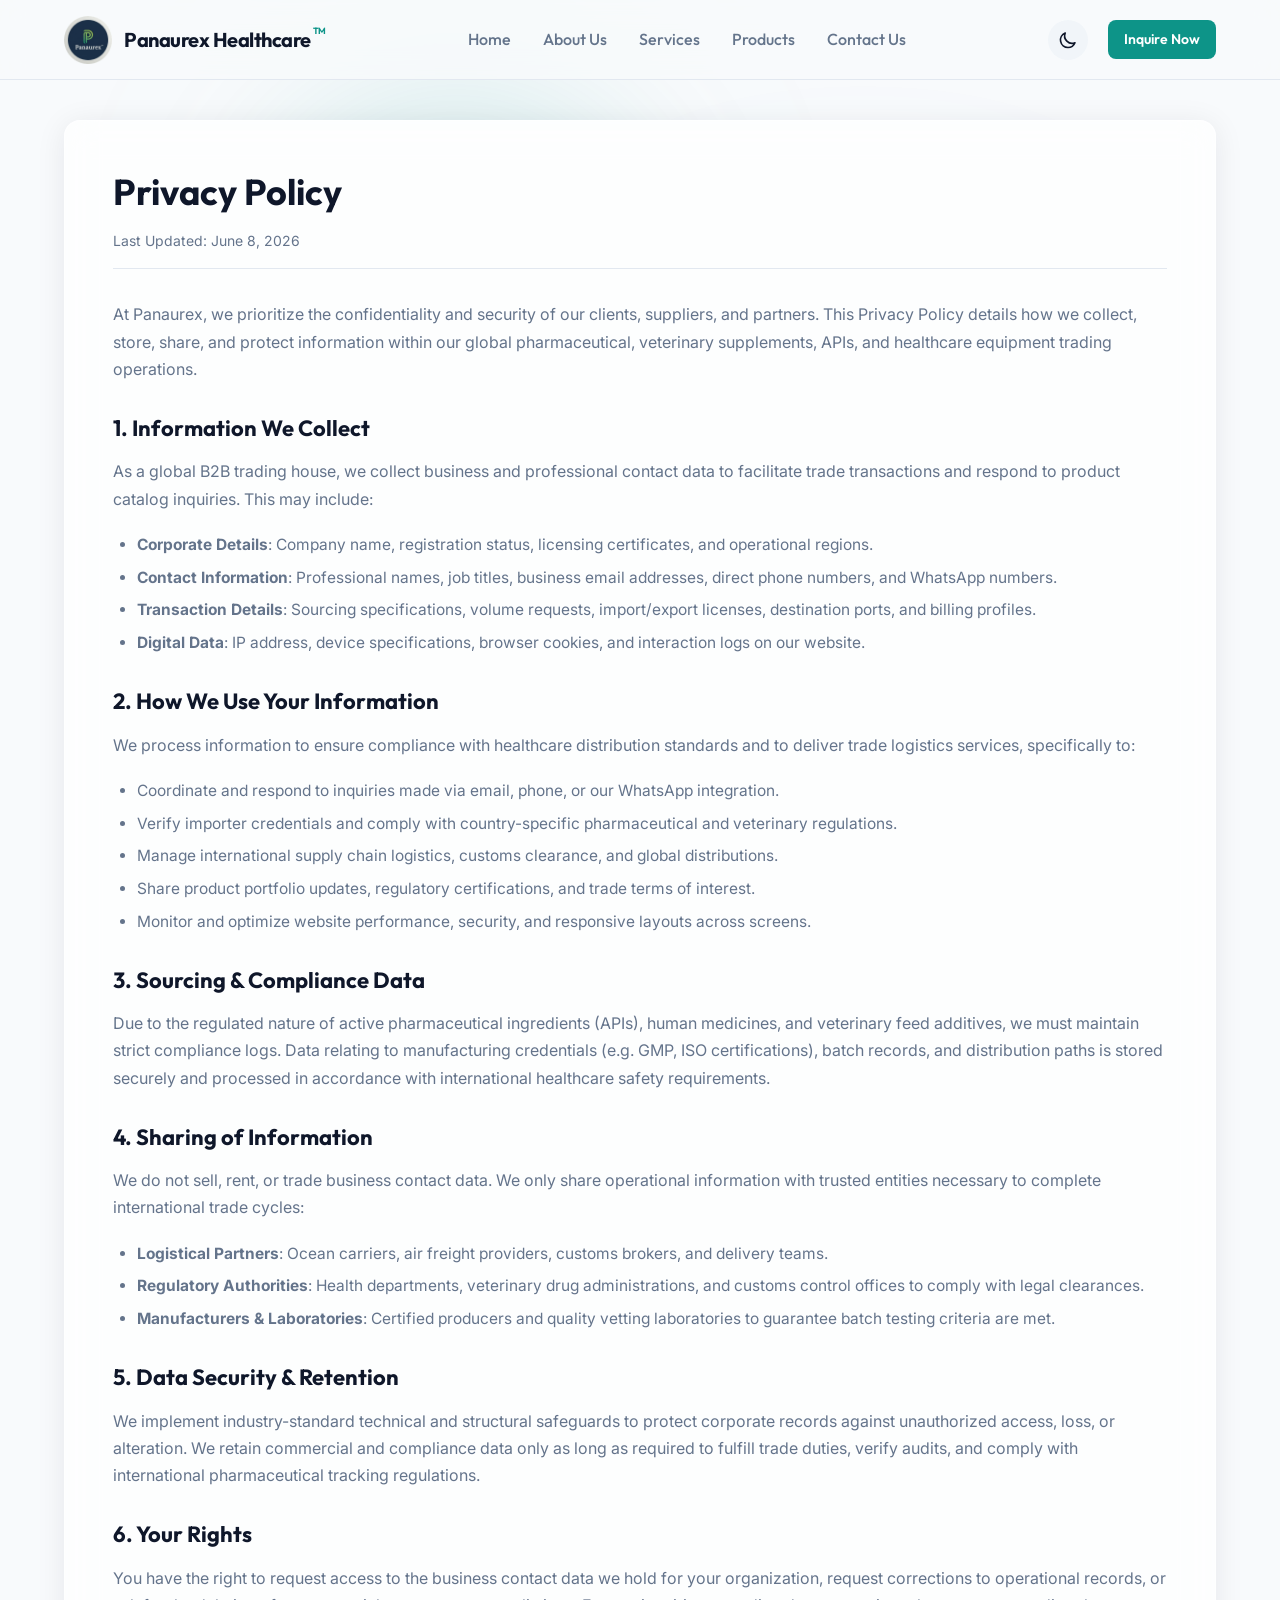
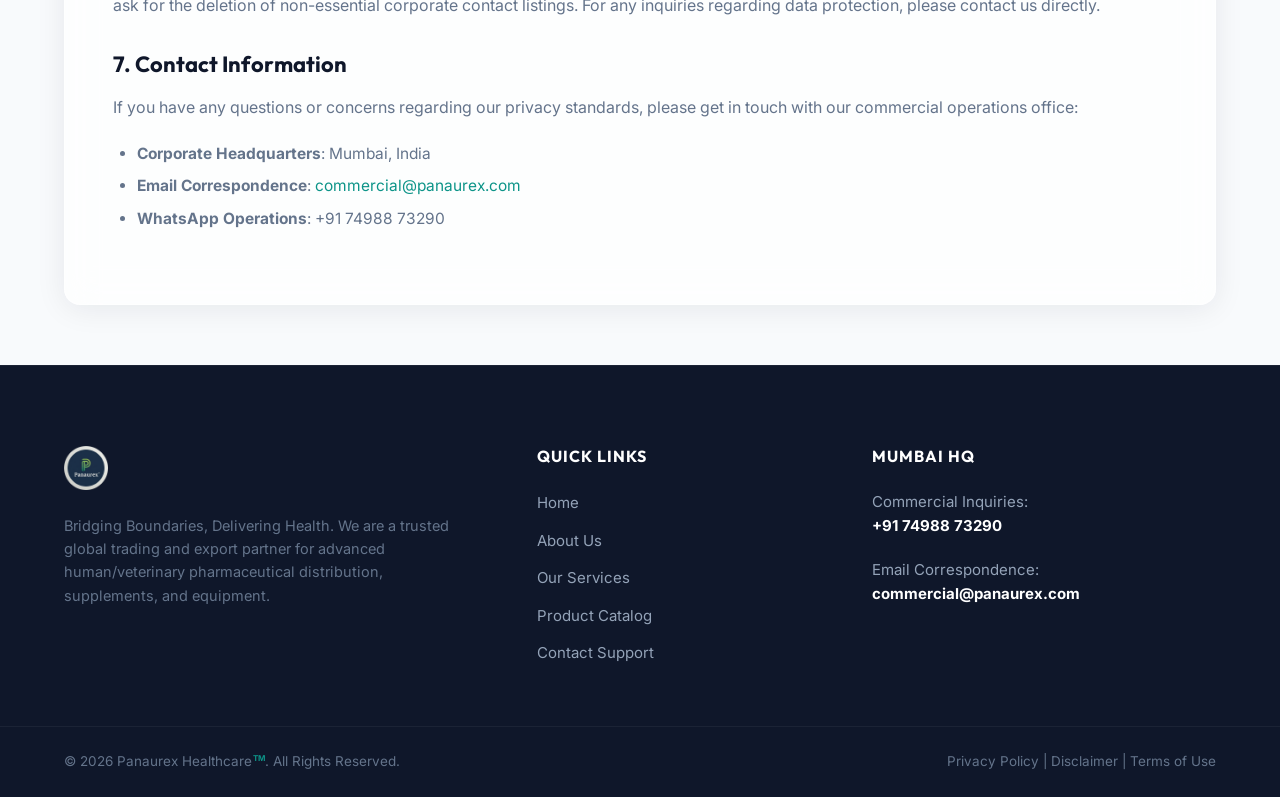
<file: privacy.html>
<!DOCTYPE html>
<html lang="en">
<head>
    <meta charset="UTF-8">
    <meta name="viewport" content="width=device-width, initial-scale=1.0, shrink-to-fit=no">
    <meta name="description" content="Panaurex Privacy Policy. Learn how we handle corporate inquiries, compliance data, and client records in our global pharmaceutical and veterinary operations.">
    <title>Privacy Policy | Panaurex</title>
    
    <!-- Favicon -->
    <link rel="icon" type="image/png" href="logo_header.png">
    
    <!-- Google Fonts -->
    <link rel="preconnect" href="https://fonts.googleapis.com">
    <link rel="preconnect" href="https://fonts.gstatic.com" crossorigin>
    <link href="https://fonts.googleapis.com/css2?family=Inter:wght@300;400;500;600;700&family=Outfit:wght@400;500;600;700;800&display=swap" rel="stylesheet">
    
    <!-- Main Stylesheet -->
    <link rel="stylesheet" href="style.css?v=1.0.6">
    
    <!-- Custom style tweaks for the reading page -->
    <style>
        @media (max-width: 1023px) {
            :root {
                --header-height: calc(70px + env(safe-area-inset-top, 0px)) !important;
            }
            .site-header {
                position: fixed !important;
                top: 0 !important;
                left: 0 !important;
                right: 0 !important;
                width: auto !important;
                padding-top: env(safe-area-inset-top, 0px) !important;
                height: calc(70px + env(safe-area-inset-top, 0px)) !important;
                z-index: 99999 !important;
                transform: none !important;
                will-change: auto !important;
                background-color: rgba(248, 250, 252, 0.85) !important;
                backdrop-filter: blur(12px) !important;
                -webkit-backdrop-filter: blur(12px) !important;
                border-bottom: 1px solid var(--color-border) !important;
            }
            body.dark-mode .site-header {
                background-color: rgba(11, 15, 25, 0.85) !important;
            }
            .logo-link {
                order: 1 !important;
            }
            .nav-actions {
                order: 2 !important;
                margin-left: auto !important;
                margin-right: 16px !important;
            }
            .mobile-menu-toggle {
                order: 3 !important;
            }
            .header-logo, .header-scrolled .header-logo {
                height: 40px !important;
            }
            .logo-text, .header-scrolled .logo-text {
                font-size: 18px !important;
            }
        }

        .privacy-content-card {
            margin-top: calc(var(--header-height) + 40px);
            margin-bottom: 60px;
            padding: 48px;
        }
        .privacy-content-card h1 {
            font-size: 36px;
            margin-bottom: 16px;
        }
        .privacy-last-updated {
            font-size: 14px;
            color: var(--color-text-light);
            margin-bottom: 32px;
            border-bottom: 1px solid var(--color-border);
            padding-bottom: 16px;
        }
        .privacy-body h2 {
            font-size: 22px;
            margin-top: 32px;
            margin-bottom: 16px;
            color: var(--color-secondary);
        }
        .privacy-body p {
            font-size: 16px;
            line-height: 1.7;
            margin-bottom: 20px;
        }
        .privacy-body ul {
            list-style-type: disc;
            padding-left: 24px;
            margin-bottom: 24px;
            color: var(--color-text-light);
        }
        .privacy-body li {
            margin-bottom: 8px;
            font-size: 15.5px;
            line-height: 1.6;
        }
        @media (max-width: 767px) {
            .privacy-content-card {
                padding: 24px;
                margin-top: calc(var(--header-height) + 20px);
            }
            .privacy-content-card h1 {
                font-size: 28px;
            }
        }
    </style>
</head>
<body class="light-mode">
    <!-- Background Blur Decorative Gradients -->
    <div class="blob-container">
        <div class="blob blob-1"></div>
        <div class="blob blob-2"></div>
        <div class="blob blob-3"></div>
    </div>

    <!-- Navigation Header -->
    <header class="site-header" id="site-header">
        <div class="nav-container">
            <a href="index.html#home" class="logo-link" id="nav-logo-link">
                <picture>
                    <source srcset="logo_header.webp" type="image/webp">
                    <img src="logo_header.png" alt="Panaurex Logo" class="header-logo">
                </picture>
                <span class="logo-text">Panaurex Healthcare<sup>TM</sup></span>
            </a>
            
            <!-- Mobile Menu Toggle Button -->
            <button class="mobile-menu-toggle" id="mobile-menu-toggle" aria-label="Toggle Navigation Menu">
                <span class="bar"></span>
                <span class="bar"></span>
                <span class="bar"></span>
            </button>
            
            <nav class="nav-menu" id="nav-menu">
                <ul class="nav-list">
                    <li class="nav-item"><a href="index.html#home" class="nav-link" id="link-home">Home</a></li>
                    <li class="nav-item"><a href="index.html#about" class="nav-link" id="link-about">About Us</a></li>
                    <li class="nav-item"><a href="index.html#services" class="nav-link" id="link-services">Services</a></li>
                    <li class="nav-item"><a href="index.html#products" class="nav-link" id="link-products">Products</a></li>
                    <li class="nav-item"><a href="index.html#contact" class="nav-link" id="link-contact">Contact Us</a></li>
                </ul>
            </nav>
            
            <div class="nav-actions">
                <!-- Theme Mode Toggle -->
                <button class="theme-toggle" id="theme-toggle" aria-label="Toggle Dark Mode">
                    <!-- Sun Icon -->
                    <svg class="sun-icon" xmlns="http://www.w3.org/2000/svg" fill="none" viewBox="0 0 24 24" stroke="currentColor">
                        <path stroke-linecap="round" stroke-linejoin="round" stroke-width="2" d="M12 3v1m0 16v1m9-9h-1M4 12H3m15.364-6.364l-.707.707M6.343 17.657l-.707.707m2.828-9.9a5 5 0 117.072 7.072l-.707.707" />
                    </svg>
                    <!-- Moon Icon -->
                    <svg class="moon-icon" xmlns="http://www.w3.org/2000/svg" fill="none" viewBox="0 0 24 24" stroke="currentColor">
                        <path stroke-linecap="round" stroke-linejoin="round" stroke-width="2" d="M20.354 15.354A9 9 0 018.646 3.646 9.003 9.003 0 0012 21a9.003 9.003 0 008.354-5.646z" />
                    </svg>
                </button>
                <a href="index.html#contact" class="btn btn-primary btn-sm header-cta" id="header-inquire-btn">Inquire Now</a>
            </div>
        </div>
    </header>

    <main class="section-container">
        <!-- Privacy Policy Card -->
        <article class="glass-card privacy-content-card">
            <h1>Privacy Policy</h1>
            <div class="privacy-last-updated">Last Updated: June 8, 2026</div>
            
            <div class="privacy-body">
                <p>At Panaurex, we prioritize the confidentiality and security of our clients, suppliers, and partners. This Privacy Policy details how we collect, store, share, and protect information within our global pharmaceutical, veterinary supplements, APIs, and healthcare equipment trading operations.</p>
                
                <h2>1. Information We Collect</h2>
                <p>As a global B2B trading house, we collect business and professional contact data to facilitate trade transactions and respond to product catalog inquiries. This may include:</p>
                <ul>
                    <li><strong>Corporate Details</strong>: Company name, registration status, licensing certificates, and operational regions.</li>
                    <li><strong>Contact Information</strong>: Professional names, job titles, business email addresses, direct phone numbers, and WhatsApp numbers.</li>
                    <li><strong>Transaction Details</strong>: Sourcing specifications, volume requests, import/export licenses, destination ports, and billing profiles.</li>
                    <li><strong>Digital Data</strong>: IP address, device specifications, browser cookies, and interaction logs on our website.</li>
                </ul>

                <h2>2. How We Use Your Information</h2>
                <p>We process information to ensure compliance with healthcare distribution standards and to deliver trade logistics services, specifically to:</p>
                <ul>
                    <li>Coordinate and respond to inquiries made via email, phone, or our WhatsApp integration.</li>
                    <li>Verify importer credentials and comply with country-specific pharmaceutical and veterinary regulations.</li>
                    <li>Manage international supply chain logistics, customs clearance, and global distributions.</li>
                    <li>Share product portfolio updates, regulatory certifications, and trade terms of interest.</li>
                    <li>Monitor and optimize website performance, security, and responsive layouts across screens.</li>
                </ul>

                <h2>3. Sourcing & Compliance Data</h2>
                <p>Due to the regulated nature of active pharmaceutical ingredients (APIs), human medicines, and veterinary feed additives, we must maintain strict compliance logs. Data relating to manufacturing credentials (e.g. GMP, ISO certifications), batch records, and distribution paths is stored securely and processed in accordance with international healthcare safety requirements.</p>

                <h2>4. Sharing of Information</h2>
                <p>We do not sell, rent, or trade business contact data. We only share operational information with trusted entities necessary to complete international trade cycles:</p>
                <ul>
                    <li><strong>Logistical Partners</strong>: Ocean carriers, air freight providers, customs brokers, and delivery teams.</li>
                    <li><strong>Regulatory Authorities</strong>: Health departments, veterinary drug administrations, and customs control offices to comply with legal clearances.</li>
                    <li><strong>Manufacturers & Laboratories</strong>: Certified producers and quality vetting laboratories to guarantee batch testing criteria are met.</li>
                </ul>

                <h2>5. Data Security & Retention</h2>
                <p>We implement industry-standard technical and structural safeguards to protect corporate records against unauthorized access, loss, or alteration. We retain commercial and compliance data only as long as required to fulfill trade duties, verify audits, and comply with international pharmaceutical tracking regulations.</p>

                <h2>6. Your Rights</h2>
                <p>You have the right to request access to the business contact data we hold for your organization, request corrections to operational records, or ask for the deletion of non-essential corporate contact listings. For any inquiries regarding data protection, please contact us directly.</p>

                <h2>7. Contact Information</h2>
                <p>If you have any questions or concerns regarding our privacy standards, please get in touch with our commercial operations office:</p>
                <ul>
                    <li><strong>Corporate Headquarters</strong>: Mumbai, India</li>
                    <li><strong>Email Correspondence</strong>: <a href="mailto:commercial@panaurex.com">commercial@panaurex.com</a></li>
                    <li><strong>WhatsApp Operations</strong>: +91 74988 73290</li>
                </ul>
            </div>
        </article>
    </main>

    <!-- Footer -->
    <footer class="site-footer">
        <div class="section-container footer-container">
            <div class="footer-brand-col">
                <picture>
                    <source srcset="logo_header.webp" type="image/webp">
                    <img src="logo_header.png" alt="Panaurex Logo" class="footer-logo">
                </picture>
                <p class="footer-text">
                    Bridging Boundaries, Delivering Health. We are a trusted global trading and export partner for advanced human/veterinary pharmaceutical distribution, supplements, and equipment.
                </p>
            </div>
            
            <div class="footer-links-col">
                <h4>Quick Links</h4>
                <ul class="footer-links-list">
                    <li><a href="index.html#home">Home</a></li>
                    <li><a href="index.html#about">About Us</a></li>
                    <li><a href="index.html#services">Our Services</a></li>
                    <li><a href="index.html#products">Product Catalog</a></li>
                    <li><a href="index.html#contact">Contact Support</a></li>
                </ul>
            </div>
            
            <div class="footer-contact-col">
                <h4>Mumbai HQ</h4>
                <p>Commercial Inquiries:<br><strong>+91 74988 73290</strong></p>
                <p>Email Correspondence:<br><strong>commercial@panaurex.com</strong></p>
            </div>
        </div>
        
        <div class="footer-bottom">
            <div class="section-container footer-bottom-container">
                <p class="copyright">&copy; 2026 Panaurex Healthcare<sup>TM</sup>. All Rights Reserved.</p>
                <p class="terms"><a href="privacy.html">Privacy Policy</a> | <a href="disclaimer.html">Disclaimer</a> | <a href="terms.html">Terms of Use</a></p>
            </div>
        </div>
    </footer>

    <!-- Interactive script for Theme Toggle and Mobile Menu on the privacy page -->
    <script>
        document.addEventListener('DOMContentLoaded', () => {
            const body = document.body;
            const header = document.getElementById('site-header');
            const themeToggle = document.getElementById('theme-toggle');
            const mobileMenuToggle = document.getElementById('mobile-menu-toggle');
            const navMenu = document.getElementById('nav-menu');
            const navLinks = document.querySelectorAll('.nav-link');
            
            // 1. Theme state loader matching localStorage
            const savedTheme = localStorage.getItem('theme');
            const systemPrefersDark = window.matchMedia('(prefers-color-scheme: dark)').matches;
            
            if (savedTheme === 'dark' || (!savedTheme && systemPrefersDark)) {
                body.classList.remove('light-mode');
                body.classList.add('dark-mode');
            } else {
                body.classList.add('light-mode');
                body.classList.remove('dark-mode');
            }
            
            // Theme toggle click handler
            themeToggle.addEventListener('click', () => {
                if (body.classList.contains('dark-mode')) {
                    body.classList.remove('dark-mode');
                    body.classList.add('light-mode');
                    localStorage.setItem('theme', 'light');
                } else {
                    body.classList.remove('light-mode');
                    body.classList.add('dark-mode');
                    localStorage.setItem('theme', 'dark');
                }
            });

            // 2. Header scrolled observer
            window.addEventListener('scroll', () => {
                if (window.scrollY > 50) {
                    header.classList.add('header-scrolled');
                } else {
                    header.classList.remove('header-scrolled');
                }
            });

            // 3. Mobile menu drawer
            mobileMenuToggle.addEventListener('click', () => {
                mobileMenuToggle.classList.toggle('active');
                navMenu.classList.toggle('active');
            });
            
            navLinks.forEach(link => {
                link.addEventListener('click', () => {
                    mobileMenuToggle.classList.remove('active');
                    navMenu.classList.remove('active');
                });
            });
        });
    </script>
</body>
</html>
</file>
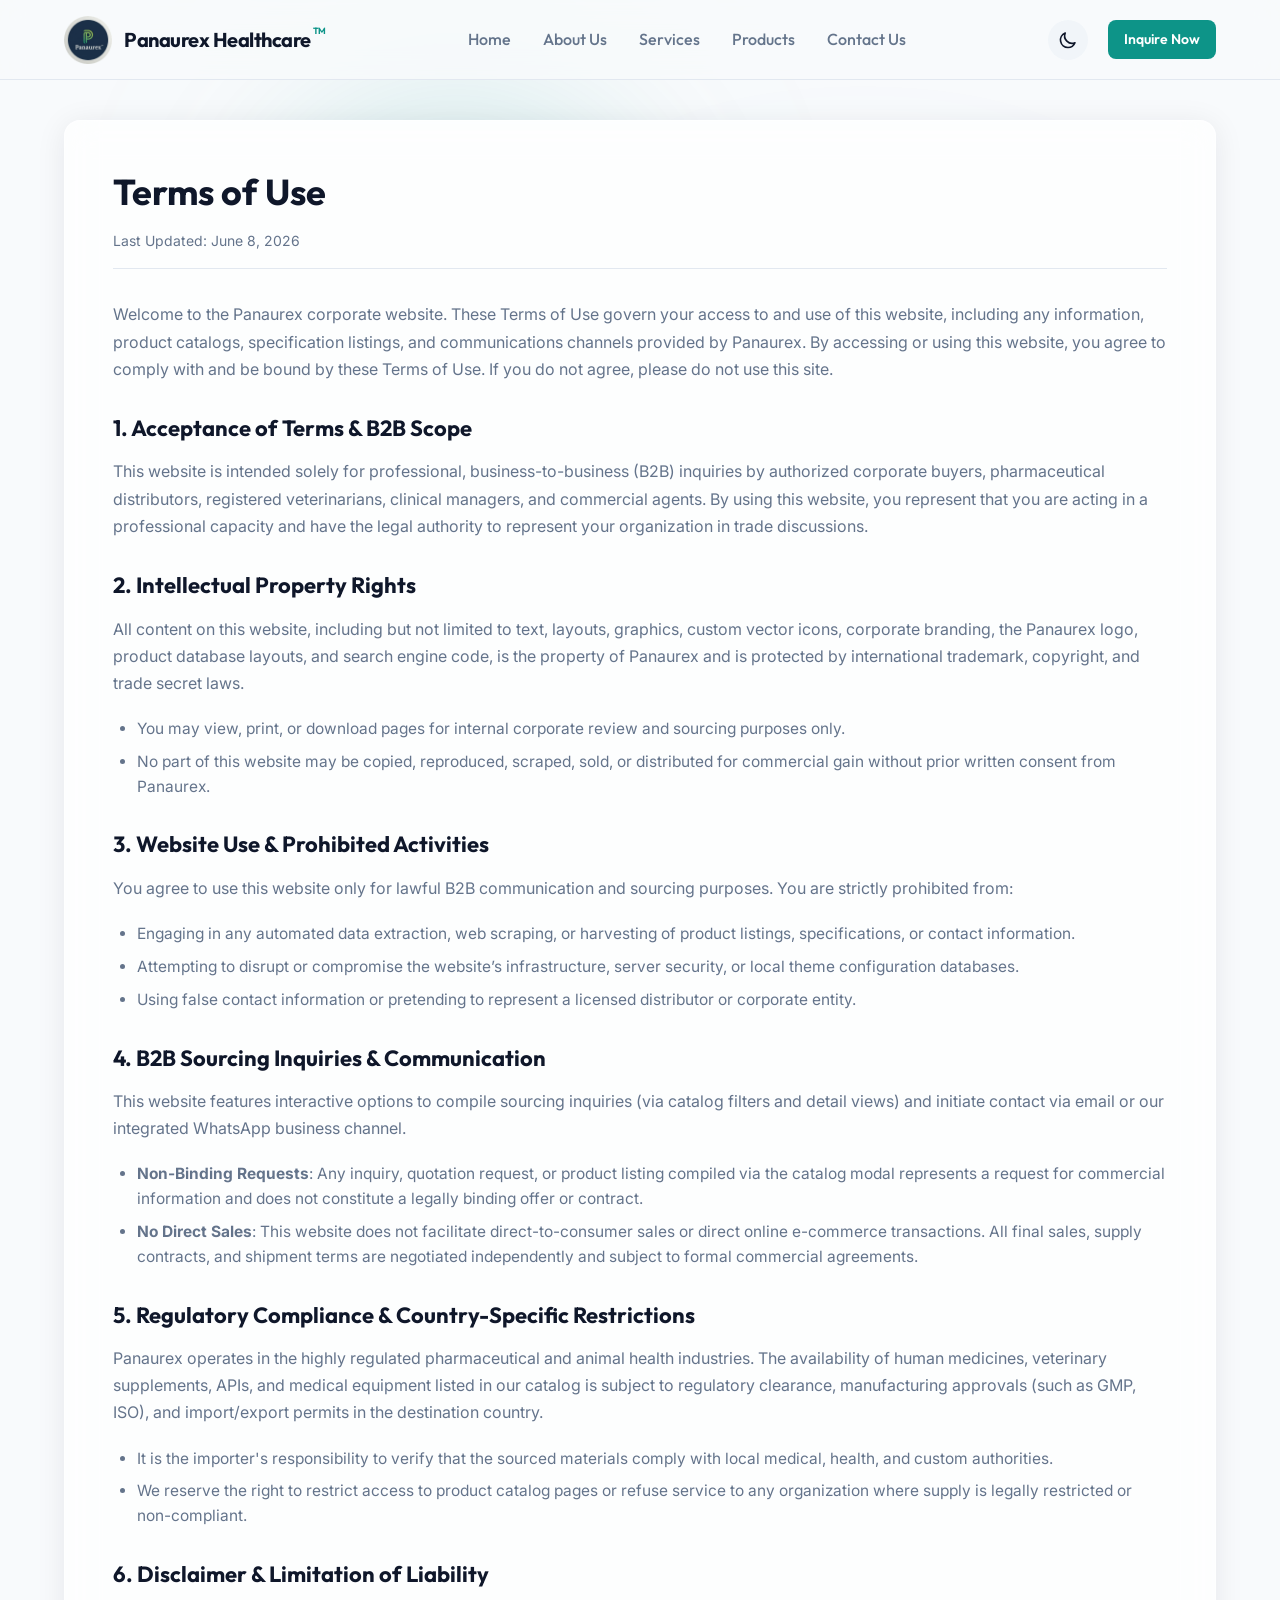
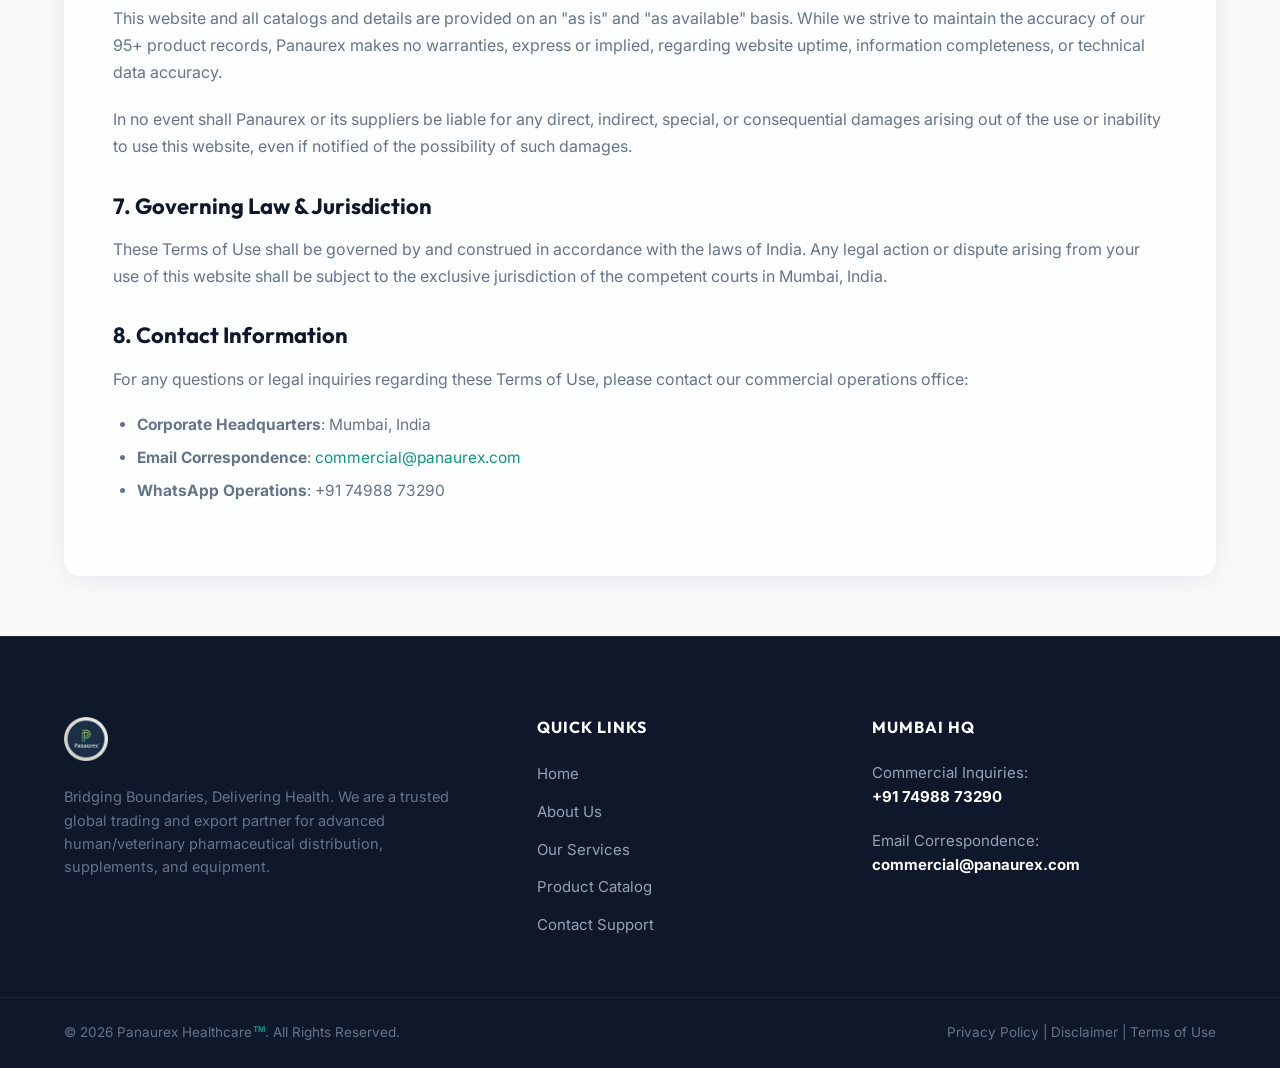
<file: terms.html>
<!DOCTYPE html>
<html lang="en">
<head>
    <meta charset="UTF-8">
    <meta name="viewport" content="width=device-width, initial-scale=1.0, shrink-to-fit=no">
    <meta name="description" content="Panaurex Terms of Use. Read the terms, conditions, and regulations governing the access and use of our global human and veterinary pharmaceutical trading website.">
    <title>Terms of Use | Panaurex</title>
    
    <!-- Favicon -->
    <link rel="icon" type="image/png" href="logo_header.png">
    
    <!-- Google Fonts -->
    <link rel="preconnect" href="https://fonts.googleapis.com">
    <link rel="preconnect" href="https://fonts.gstatic.com" crossorigin>
    <link href="https://fonts.googleapis.com/css2?family=Inter:wght@300;400;500;600;700&family=Outfit:wght@400;500;600;700;800&display=swap" rel="stylesheet">
    
    <!-- Main Stylesheet -->
    <link rel="stylesheet" href="style.css?v=1.0.6">
    
    <!-- Custom style tweaks for the reading page -->
    <style>
        @media (max-width: 1023px) {
            :root {
                --header-height: calc(70px + env(safe-area-inset-top, 0px)) !important;
            }
            .site-header {
                position: fixed !important;
                top: 0 !important;
                left: 0 !important;
                right: 0 !important;
                width: auto !important;
                padding-top: env(safe-area-inset-top, 0px) !important;
                height: calc(70px + env(safe-area-inset-top, 0px)) !important;
                z-index: 99999 !important;
                transform: none !important;
                will-change: auto !important;
                background-color: rgba(248, 250, 252, 0.85) !important;
                backdrop-filter: blur(12px) !important;
                -webkit-backdrop-filter: blur(12px) !important;
                border-bottom: 1px solid var(--color-border) !important;
            }
            body.dark-mode .site-header {
                background-color: rgba(11, 15, 25, 0.85) !important;
            }
            .logo-link {
                order: 1 !important;
            }
            .nav-actions {
                order: 2 !important;
                margin-left: auto !important;
                margin-right: 16px !important;
            }
            .mobile-menu-toggle {
                order: 3 !important;
            }
            .header-logo, .header-scrolled .header-logo {
                height: 40px !important;
            }
            .logo-text, .header-scrolled .logo-text {
                font-size: 18px !important;
            }
        }

        .terms-content-card {
            margin-top: calc(var(--header-height) + 40px);
            margin-bottom: 60px;
            padding: 48px;
        }
        .terms-content-card h1 {
            font-size: 36px;
            margin-bottom: 16px;
        }
        .terms-last-updated {
            font-size: 14px;
            color: var(--color-text-light);
            margin-bottom: 32px;
            border-bottom: 1px solid var(--color-border);
            padding-bottom: 16px;
        }
        .terms-body h2 {
            font-size: 22px;
            margin-top: 32px;
            margin-bottom: 16px;
            color: var(--color-secondary);
        }
        .terms-body p {
            font-size: 16px;
            line-height: 1.7;
            margin-bottom: 20px;
        }
        .terms-body ul {
            list-style-type: disc;
            padding-left: 24px;
            margin-bottom: 24px;
            color: var(--color-text-light);
        }
        .terms-body li {
            margin-bottom: 8px;
            font-size: 15.5px;
            line-height: 1.6;
        }
        @media (max-width: 767px) {
            .terms-content-card {
                padding: 24px;
                margin-top: calc(var(--header-height) + 20px);
            }
            .terms-content-card h1 {
                font-size: 28px;
            }
        }
    </style>
</head>
<body class="light-mode">
    <!-- Background Blur Decorative Gradients -->
    <div class="blob-container">
        <div class="blob blob-1"></div>
        <div class="blob blob-2"></div>
        <div class="blob blob-3"></div>
    </div>

    <!-- Navigation Header -->
    <header class="site-header" id="site-header">
        <div class="nav-container">
            <a href="index.html#home" class="logo-link" id="nav-logo-link">
                <picture>
                    <source srcset="logo_header.webp" type="image/webp">
                    <img src="logo_header.png" alt="Panaurex Logo" class="header-logo">
                </picture>
                <span class="logo-text">Panaurex Healthcare<sup>TM</sup></span>
            </a>
            
            <!-- Mobile Menu Toggle Button -->
            <button class="mobile-menu-toggle" id="mobile-menu-toggle" aria-label="Toggle Navigation Menu">
                <span class="bar"></span>
                <span class="bar"></span>
                <span class="bar"></span>
            </button>
            
            <nav class="nav-menu" id="nav-menu">
                <ul class="nav-list">
                    <li class="nav-item"><a href="index.html#home" class="nav-link" id="link-home">Home</a></li>
                    <li class="nav-item"><a href="index.html#about" class="nav-link" id="link-about">About Us</a></li>
                    <li class="nav-item"><a href="index.html#services" class="nav-link" id="link-services">Services</a></li>
                    <li class="nav-item"><a href="index.html#products" class="nav-link" id="link-products">Products</a></li>
                    <li class="nav-item"><a href="index.html#contact" class="nav-link" id="link-contact">Contact Us</a></li>
                </ul>
            </nav>
            
            <div class="nav-actions">
                <!-- Theme Mode Toggle -->
                <button class="theme-toggle" id="theme-toggle" aria-label="Toggle Dark Mode">
                    <!-- Sun Icon -->
                    <svg class="sun-icon" xmlns="http://www.w3.org/2000/svg" fill="none" viewBox="0 0 24 24" stroke="currentColor">
                        <path stroke-linecap="round" stroke-linejoin="round" stroke-width="2" d="M12 3v1m0 16v1m9-9h-1M4 12H3m15.364-6.364l-.707.707M6.343 17.657l-.707.707m2.828-9.9a5 5 0 117.072 7.072l-.707.707" />
                    </svg>
                    <!-- Moon Icon -->
                    <svg class="moon-icon" xmlns="http://www.w3.org/2000/svg" fill="none" viewBox="0 0 24 24" stroke="currentColor">
                        <path stroke-linecap="round" stroke-linejoin="round" stroke-width="2" d="M20.354 15.354A9 9 0 018.646 3.646 9.003 9.003 0 0012 21a9.003 9.003 0 008.354-5.646z" />
                    </svg>
                </button>
                <a href="index.html#contact" class="btn btn-primary btn-sm header-cta" id="header-inquire-btn">Inquire Now</a>
            </div>
        </div>
    </header>

    <main class="section-container">
        <!-- Terms of Use Card -->
        <article class="glass-card terms-content-card">
            <h1>Terms of Use</h1>
            <div class="terms-last-updated">Last Updated: June 8, 2026</div>
            
            <div class="terms-body">
                <p>Welcome to the Panaurex corporate website. These Terms of Use govern your access to and use of this website, including any information, product catalogs, specification listings, and communications channels provided by Panaurex. By accessing or using this website, you agree to comply with and be bound by these Terms of Use. If you do not agree, please do not use this site.</p>
                
                <h2>1. Acceptance of Terms & B2B Scope</h2>
                <p>This website is intended solely for professional, business-to-business (B2B) inquiries by authorized corporate buyers, pharmaceutical distributors, registered veterinarians, clinical managers, and commercial agents. By using this website, you represent that you are acting in a professional capacity and have the legal authority to represent your organization in trade discussions.</p>
                
                <h2>2. Intellectual Property Rights</h2>
                <p>All content on this website, including but not limited to text, layouts, graphics, custom vector icons, corporate branding, the Panaurex logo, product database layouts, and search engine code, is the property of Panaurex and is protected by international trademark, copyright, and trade secret laws.</p>
                <ul>
                    <li>You may view, print, or download pages for internal corporate review and sourcing purposes only.</li>
                    <li>No part of this website may be copied, reproduced, scraped, sold, or distributed for commercial gain without prior written consent from Panaurex.</li>
                </ul>

                <h2>3. Website Use & Prohibited Activities</h2>
                <p>You agree to use this website only for lawful B2B communication and sourcing purposes. You are strictly prohibited from:</p>
                <ul>
                    <li>Engaging in any automated data extraction, web scraping, or harvesting of product listings, specifications, or contact information.</li>
                    <li>Attempting to disrupt or compromise the website’s infrastructure, server security, or local theme configuration databases.</li>
                    <li>Using false contact information or pretending to represent a licensed distributor or corporate entity.</li>
                </ul>

                <h2>4. B2B Sourcing Inquiries & Communication</h2>
                <p>This website features interactive options to compile sourcing inquiries (via catalog filters and detail views) and initiate contact via email or our integrated WhatsApp business channel.</p>
                <ul>
                    <li><strong>Non-Binding Requests</strong>: Any inquiry, quotation request, or product listing compiled via the catalog modal represents a request for commercial information and does not constitute a legally binding offer or contract.</li>
                    <li><strong>No Direct Sales</strong>: This website does not facilitate direct-to-consumer sales or direct online e-commerce transactions. All final sales, supply contracts, and shipment terms are negotiated independently and subject to formal commercial agreements.</li>
                </ul>

                <h2>5. Regulatory Compliance & Country-Specific Restrictions</h2>
                <p>Panaurex operates in the highly regulated pharmaceutical and animal health industries. The availability of human medicines, veterinary supplements, APIs, and medical equipment listed in our catalog is subject to regulatory clearance, manufacturing approvals (such as GMP, ISO), and import/export permits in the destination country.</p>
                <ul>
                    <li>It is the importer's responsibility to verify that the sourced materials comply with local medical, health, and custom authorities.</li>
                    <li>We reserve the right to restrict access to product catalog pages or refuse service to any organization where supply is legally restricted or non-compliant.</li>
                </ul>

                <h2>6. Disclaimer & Limitation of Liability</h2>
                <p>This website and all catalogs and details are provided on an "as is" and "as available" basis. While we strive to maintain the accuracy of our 95+ product records, Panaurex makes no warranties, express or implied, regarding website uptime, information completeness, or technical data accuracy.</p>
                <p>In no event shall Panaurex or its suppliers be liable for any direct, indirect, special, or consequential damages arising out of the use or inability to use this website, even if notified of the possibility of such damages.</p>

                <h2>7. Governing Law & Jurisdiction</h2>
                <p>These Terms of Use shall be governed by and construed in accordance with the laws of India. Any legal action or dispute arising from your use of this website shall be subject to the exclusive jurisdiction of the competent courts in Mumbai, India.</p>

                <h2>8. Contact Information</h2>
                <p>For any questions or legal inquiries regarding these Terms of Use, please contact our commercial operations office:</p>
                <ul>
                    <li><strong>Corporate Headquarters</strong>: Mumbai, India</li>
                    <li><strong>Email Correspondence</strong>: <a href="mailto:commercial@panaurex.com">commercial@panaurex.com</a></li>
                    <li><strong>WhatsApp Operations</strong>: +91 74988 73290</li>
                </ul>
            </div>
        </article>
    </main>

    <!-- Footer -->
    <footer class="site-footer">
        <div class="section-container footer-container">
            <div class="footer-brand-col">
                <picture>
                    <source srcset="logo_header.webp" type="image/webp">
                    <img src="logo_header.png" alt="Panaurex Logo" class="footer-logo">
                </picture>
                <p class="footer-text">
                    Bridging Boundaries, Delivering Health. We are a trusted global trading and export partner for advanced human/veterinary pharmaceutical distribution, supplements, and equipment.
                </p>
            </div>
            
            <div class="footer-links-col">
                <h4>Quick Links</h4>
                <ul class="footer-links-list">
                    <li><a href="index.html#home">Home</a></li>
                    <li><a href="index.html#about">About Us</a></li>
                    <li><a href="index.html#services">Our Services</a></li>
                    <li><a href="index.html#products">Product Catalog</a></li>
                    <li><a href="index.html#contact">Contact Support</a></li>
                </ul>
            </div>
            
            <div class="footer-contact-col">
                <h4>Mumbai HQ</h4>
                <p>Commercial Inquiries:<br><strong>+91 74988 73290</strong></p>
                <p>Email Correspondence:<br><strong>commercial@panaurex.com</strong></p>
            </div>
        </div>
        
        <div class="footer-bottom">
            <div class="section-container footer-bottom-container">
                <p class="copyright">&copy; 2026 Panaurex Healthcare<sup>TM</sup>. All Rights Reserved.</p>
                <p class="terms"><a href="privacy.html">Privacy Policy</a> | <a href="disclaimer.html">Disclaimer</a> | <a href="terms.html">Terms of Use</a></p>
            </div>
        </div>
    </footer>

    <!-- Interactive script for Theme Toggle and Mobile Menu on the terms page -->
    <script>
        document.addEventListener('DOMContentLoaded', () => {
            const body = document.body;
            const header = document.getElementById('site-header');
            const themeToggle = document.getElementById('theme-toggle');
            const mobileMenuToggle = document.getElementById('mobile-menu-toggle');
            const navMenu = document.getElementById('nav-menu');
            const navLinks = document.querySelectorAll('.nav-link');
            
            // 1. Theme state loader matching localStorage
            const savedTheme = localStorage.getItem('theme');
            const systemPrefersDark = window.matchMedia('(prefers-color-scheme: dark)').matches;
            
            if (savedTheme === 'dark' || (!savedTheme && systemPrefersDark)) {
                body.classList.remove('light-mode');
                body.classList.add('dark-mode');
            } else {
                body.classList.add('light-mode');
                body.classList.remove('dark-mode');
            }
            
            // Theme toggle click handler
            themeToggle.addEventListener('click', () => {
                if (body.classList.contains('dark-mode')) {
                    body.classList.remove('dark-mode');
                    body.classList.add('light-mode');
                    localStorage.setItem('theme', 'light');
                } else {
                    body.classList.remove('light-mode');
                    body.classList.add('dark-mode');
                    localStorage.setItem('theme', 'dark');
                }
            });

            // 2. Header scrolled observer
            window.addEventListener('scroll', () => {
                if (window.scrollY > 50) {
                    header.classList.add('header-scrolled');
                } else {
                    header.classList.remove('header-scrolled');
                }
            });

            // 3. Mobile menu drawer
            mobileMenuToggle.addEventListener('click', () => {
                mobileMenuToggle.classList.toggle('active');
                navMenu.classList.toggle('active');
            });
            
            navLinks.forEach(link => {
                link.addEventListener('click', () => {
                    mobileMenuToggle.classList.remove('active');
                    navMenu.classList.remove('active');
                });
            });
        });
    </script>
</body>
</html>
</file>
<file: style.css>
/* ==========================================================================
   PANAUREX DESIGN SYSTEM & STYLESHEET
   Aesthetics: Premium, Modern Health Tech, Responsive, Glassmorphism
   ========================================================================== */

/* 1. Design Tokens & Root Variables */
:root {
    /* Fonts */
    --font-heading: 'Outfit', -apple-system, BlinkMacSystemFont, "Segoe UI", Roboto, sans-serif;
    --font-body: 'Inter', -apple-system, BlinkMacSystemFont, "Segoe UI", Roboto, sans-serif;

    /* Light Mode Color Palette (Teal & Premium Navy) */
    --color-primary: #0d9488;         /* Teal */
    --color-primary-dark: #0f766e;    /* Dark Teal */
    --color-primary-light: #e0f2fe;   /* Light Teal tint */
    --color-secondary: #0f172a;       /* Slate Navy */
    --color-accent: #b45309;          /* Amber Gold */
    --color-accent-light: #fef3c7;    /* Light Gold tint */
    
    --color-bg: #f8fafc;              /* Soft White background */
    --color-bg-alt: #f1f5f9;          /* Very light gray background */
    --color-text: #334155;            /* Slate Gray body text */
    --color-text-light: #64748b;      /* Muted text */
    --color-border: #e2e8f0;          /* Thin border gray */
    
    --color-card-bg: rgba(255, 255, 255, 0.75);
    --color-card-border: rgba(255, 255, 255, 0.5);
    --color-shadow: rgba(15, 23, 42, 0.08);
    --color-shadow-hover: rgba(15, 23, 42, 0.15);
    --color-modal-bg: rgba(255, 255, 255, 0.95);
    
    /* Layout Variables */
    --header-height: 80px;
    --border-radius-sm: 8px;
    --border-radius-md: 16px;
    --border-radius-lg: 24px;
    --transition-fast: 0.2s ease;
    --transition-normal: 0.3s cubic-bezier(0.4, 0, 0.2, 1);
    --transition-slow: 0.6s cubic-bezier(0.16, 1, 0.3, 1);
}

/* Dark Mode Overrides */
body.dark-mode {
    --color-bg: #0b0f19;              /* Deep Midnight Blue */
    --color-bg-alt: #111827;          /* Dark Charcoal */
    --color-primary: #2dd4bf;         /* Luminous Cyan-Teal */
    --color-primary-dark: #0d9488;
    --color-primary-light: #134e4a;
    --color-secondary: #f1f5f9;       /* White / Ice text */
    --color-accent: #fbbf24;          /* Bright Luminous Gold */
    --color-accent-light: #78350f;
    
    --color-text: #cbd5e1;            /* Light gray text */
    --color-text-light: #94a3b8;      /* Muted gray text */
    --color-border: #1e293b;          /* Slate border dark */
    
    --color-card-bg: rgba(15, 23, 42, 0.6);
    --color-card-border: rgba(255, 255, 255, 0.08);
    --color-shadow: rgba(0, 0, 0, 0.3);
    --color-shadow-hover: rgba(0, 0, 0, 0.5);
    --color-modal-bg: rgba(15, 23, 42, 0.98);
}

/* 2. Global Resets & Elements */
* {
    box-sizing: border-box;
    margin: 0;
    padding: 0;
}

html {
    scroll-behavior: smooth;
    scroll-padding-top: var(--header-height);
    overflow-x: clip;
    width: 100%;
    max-width: 100%;
    background-color: var(--color-bg);
    transition: background-color var(--transition-normal);
}

body {
    font-family: var(--font-body);
    font-size: 16px;
    line-height: 1.6;
    color: var(--color-text);
    background-color: var(--color-bg);
    transition: background-color var(--transition-normal), color var(--transition-normal);
    overflow-x: clip;
    width: 100%;
    max-width: 100%;
}

h1, h2, h3, h4, h5, h6 {
    font-family: var(--font-heading);
    color: var(--color-secondary);
    font-weight: 700;
    line-height: 1.25;
    transition: color var(--transition-normal);
}

p {
    margin-bottom: 1rem;
    color: var(--color-text-light);
}

a {
    color: var(--color-primary);
    text-decoration: none;
    transition: color var(--transition-fast);
}

a:hover {
    color: var(--color-primary-dark);
}

img, picture {
    max-width: 100%;
    height: auto;
    display: block;
}

ul {
    list-style: none;
}

button, input, select, textarea {
    font-family: inherit;
    font-size: inherit;
    color: inherit;
}

/* 3. Decorative Blobs (Premium Glow) */
.blob-container {
    position: absolute;
    top: 0;
    left: 0;
    right: 0;
    width: auto;
    height: 100vh;
    overflow: hidden;
    z-index: -1;
    pointer-events: none;
}

.blob {
    position: absolute;
    border-radius: 50%;
    filter: blur(80px);
    opacity: 0.15;
    mix-blend-mode: multiply;
    animation: blob-move 20s infinite alternate;
}

body.dark-mode .blob {
    opacity: 0.08;
    mix-blend-mode: screen;
}

.blob-1 {
    top: 10%;
    left: 20%;
    width: 400px;
    height: 400px;
    background-color: var(--color-primary);
}

.blob-2 {
    top: 30%;
    right: 15%;
    width: 450px;
    height: 450px;
    background-color: #3b82f6; /* Accent blue */
    animation-delay: 4s;
}

.blob-3 {
    top: 60%;
    left: 10%;
    width: 350px;
    height: 350px;
    background-color: var(--color-accent);
    animation-delay: 8s;
}

@keyframes blob-move {
    0% { transform: translate(0, 0) scale(1); }
    50% { transform: translate(40px, -60px) scale(1.1); }
    100% { transform: translate(-30px, 40px) scale(0.9); }
}

/* 4. Layout Containers */
.section-container {
    max-width: 1200px;
    margin: 0 auto;
    padding: 0 24px;
    position: relative;
}

section {
    padding: 100px 0;
}

.section-header {
    max-width: 700px;
    margin: 0 auto 60px auto;
    text-align: center;
}

.section-subtitle {
    display: inline-block;
    font-family: var(--font-heading);
    font-size: 14px;
    font-weight: 600;
    text-transform: uppercase;
    letter-spacing: 2px;
    color: var(--color-primary);
    margin-bottom: 12px;
    padding: 4px 12px;
    background-color: var(--color-primary-light);
    border-radius: 20px;
    transition: background-color var(--transition-normal);
}

body.dark-mode .section-subtitle {
    color: var(--color-primary);
    background-color: var(--color-primary-light);
}

.section-title {
    font-size: 38px;
    font-weight: 800;
    margin-bottom: 20px;
    letter-spacing: -0.5px;
}

.section-desc {
    font-size: 18px;
    color: var(--color-text-light);
}

/* 5. Glassmorphism Card System */
.glass-card {
    background: var(--color-card-bg);
    border: 1px solid var(--color-card-border);
    backdrop-filter: blur(16px);
    -webkit-backdrop-filter: blur(16px);
    border-radius: var(--border-radius-md);
    box-shadow: 0 4px 30px var(--color-shadow);
    padding: 32px;
    transition: transform var(--transition-normal), box-shadow var(--transition-normal), background-color var(--transition-normal), border-color var(--transition-normal);
}

.glass-card:hover {
    transform: translateY(-6px);
    box-shadow: 0 20px 40px var(--color-shadow-hover);
}

/* 6. Button Styles */
.btn {
    display: inline-flex;
    align-items: center;
    justify-content: center;
    font-family: var(--font-heading);
    font-weight: 600;
    border-radius: var(--border-radius-sm);
    padding: 12px 28px;
    cursor: pointer;
    border: none;
    transition: all var(--transition-fast);
    gap: 8px;
}

.btn-lg {
    padding: 16px 36px;
    font-size: 18px;
    border-radius: var(--border-radius-md);
}

.btn-sm {
    padding: 8px 16px;
    font-size: 14px;
}

.btn-primary {
    background-color: var(--color-primary);
    color: white !important;
}

.btn-primary:hover {
    background-color: var(--color-primary-dark);
    transform: translateY(-2px);
    box-shadow: 0 10px 20px rgba(13, 148, 136, 0.2);
}

.btn-outline {
    background-color: rgba(13, 148, 136, 0.04);
    color: var(--color-primary-dark) !important;
    border: 2px solid var(--color-primary);
}

body.dark-mode .btn-outline {
    background-color: rgba(45, 212, 191, 0.04);
    color: var(--color-primary) !important;
    border: 2px solid var(--color-primary);
}

.btn-outline:hover {
    background-color: var(--color-primary);
    color: white !important;
    border-color: var(--color-primary);
    transform: translateY(-2px);
    box-shadow: 0 10px 20px rgba(13, 148, 136, 0.15);
}

body.dark-mode .btn-outline:hover {
    background-color: var(--color-primary);
    color: #0b0f19 !important; /* Match --color-bg deep midnight blue */
    border-color: var(--color-primary);
    box-shadow: 0 10px 20px rgba(45, 212, 191, 0.25);
}

.btn-whatsapp {
    background-color: #25d366;
    color: white !important;
}

.btn-whatsapp:hover {
    background-color: #128c7e;
    transform: translateY(-2px);
    box-shadow: 0 10px 20px rgba(37, 211, 102, 0.2);
}

.w-full {
    width: 100%;
}

/* 7. Header & Navigation */
.site-header {
    position: fixed;
    top: 0;
    left: 0;
    right: 0;
    width: auto;
    height: var(--header-height);
    background-color: rgba(248, 250, 252, 0.8);
    backdrop-filter: blur(12px);
    -webkit-backdrop-filter: blur(12px);
    border-bottom: 1px solid var(--color-border);
    z-index: 1000;
    transition: background-color var(--transition-normal), border-color var(--transition-normal), transform var(--transition-normal);
}

body.dark-mode .site-header {
    background-color: rgba(11, 15, 25, 0.8);
}

.site-header.header-scrolled {
    height: 70px;
    box-shadow: 0 4px 20px rgba(0, 0, 0, 0.05);
}

.nav-container {
    max-width: 1200px;
    width: 100%;
    height: 100%;
    margin: 0 auto;
    padding: 0 24px;
    display: flex;
    align-items: center;
    justify-content: space-between;
}

.logo-link {
    display: flex;
    align-items: center;
    text-decoration: none;
}

.logo-text {
    font-family: var(--font-heading);
    font-size: 20px;
    font-weight: 700;
    color: var(--color-secondary);
    margin-left: 12px;
    letter-spacing: -0.5px;
    white-space: nowrap;
    display: inline-flex;
    align-items: flex-start;
    transition: font-size var(--transition-normal);
}

.logo-text sup {
    font-size: 9px;
    font-weight: 700;
    color: var(--color-primary);
    margin-left: 2px;
    top: -0.1em;
}

.header-logo {
    height: 48px;
    width: auto;
    transition: height var(--transition-normal);
}

.header-scrolled .header-logo {
    height: 40px;
}

.header-scrolled .logo-text {
    font-size: 18px;
}

.nav-menu {
    display: flex;
    align-items: center;
}

.nav-list {
    display: flex;
    gap: 32px;
}

.nav-link {
    font-family: var(--font-heading);
    font-weight: 500;
    color: var(--color-text-light);
    font-size: 16px;
    position: relative;
    padding: 8px 0;
}

.nav-link:hover, .nav-link.active {
    color: var(--color-primary);
}

.nav-link::after {
    content: '';
    position: absolute;
    bottom: 0;
    left: 0;
    width: 0;
    height: 2px;
    background-color: var(--color-primary);
    transition: width var(--transition-fast);
}

.nav-link:hover::after, .nav-link.active::after {
    width: 100%;
}

.nav-actions {
    display: flex;
    align-items: center;
    gap: 20px;
}

/* Theme Toggle Button */
.theme-toggle {
    background: none;
    border: none;
    cursor: pointer;
    color: var(--color-secondary);
    padding: 8px;
    border-radius: 50%;
    background-color: var(--color-bg-alt);
    width: 40px;
    height: 40px;
    display: flex;
    align-items: center;
    justify-content: center;
    transition: background-color var(--transition-fast), color var(--transition-fast);
}

.theme-toggle:hover {
    background-color: var(--color-border);
}

.theme-toggle svg {
    width: 20px;
    height: 20px;
}

.sun-icon {
    display: none;
}

.moon-icon {
    display: block;
}

body.dark-mode .sun-icon {
    display: block;
}

body.dark-mode .moon-icon {
    display: none;
}

/* Mobile Menu Toggle Button */
.mobile-menu-toggle {
    display: none;
    flex-direction: column;
    justify-content: space-between;
    width: 24px;
    height: 18px;
    background: transparent;
    border: none;
    cursor: pointer;
    z-index: 1001;
}

.mobile-menu-toggle .bar {
    width: 100%;
    height: 2px;
    background-color: var(--color-secondary);
    border-radius: 2px;
    transition: all var(--transition-fast);
}

/* 8. Hero Section */
.hero-section {
    padding-top: calc(var(--header-height) + 60px);
    padding-bottom: 120px;
    min-height: 90vh;
    display: flex;
    align-items: center;
    position: relative;
}

.hero-container {
    display: grid;
    grid-template-columns: 1.2fr 0.8fr;
    gap: 60px;
    align-items: center;
    position: relative;
    z-index: 2;
}

.hero-content {
    display: flex;
    flex-direction: column;
    align-items: flex-start;
}

.hero-badge {
    display: inline-flex;
    align-items: center;
    gap: 8px;
    background-color: var(--color-primary-light);
    color: var(--color-primary-dark);
    font-family: var(--font-heading);
    font-weight: 600;
    font-size: 14px;
    padding: 6px 16px;
    border-radius: 30px;
    margin-bottom: 24px;
}

body.dark-mode .hero-badge {
    background-color: rgba(13, 148, 136, 0.2);
    color: var(--color-primary);
}

.badge-dot {
    width: 8px;
    height: 8px;
    border-radius: 50%;
    background-color: var(--color-primary);
    animation: pulse 1.5s infinite;
}

@keyframes pulse {
    0% { transform: scale(0.9); opacity: 0.6; }
    50% { transform: scale(1.2); opacity: 1; }
    100% { transform: scale(0.9); opacity: 0.6; }
}

.hero-title {
    font-size: 58px;
    font-weight: 800;
    line-height: 1.15;
    letter-spacing: -1.5px;
    margin-bottom: 24px;
}

.hero-title .accent-text {
    color: var(--color-primary);
    background: linear-gradient(135deg, var(--color-primary), #3b82f6);
    -webkit-background-clip: text;
    -webkit-text-fill-color: transparent;
}

.hero-lead {
    font-size: 20px;
    margin-bottom: 40px;
    line-height: 1.6;
}

.hero-cta-group {
    display: flex;
    gap: 16px;
    flex-wrap: wrap;
}

.hero-image-container {
    display: flex;
    justify-content: center;
    position: relative;
}

.hero-map-bg {
    position: absolute;
    top: 0;
    left: 0;
    width: 100%;
    height: 100%;
    z-index: 1;
    pointer-events: none;
    display: block;
    overflow: hidden;
}

.hero-map-img {
    width: 100%;
    height: 100%;
    object-fit: cover;
    object-position: center;
    display: block;
    opacity: 0.12;
    filter: invert(1) grayscale(1) contrast(1.1) brightness(0.98);
    mix-blend-mode: multiply;
    transition: opacity var(--transition-normal), filter var(--transition-normal);
}

body.dark-mode .hero-map-img {
    opacity: 0.18;
    filter: none;
    mix-blend-mode: screen;
}

.hero-stats-card {
    width: 100%;
    max-width: 440px;
    display: flex;
    flex-direction: column;
    align-items: center;
    padding: 40px 30px;
    position: relative;
    border-radius: var(--border-radius-lg);
    z-index: 2;
}

.hero-brand-logo {
    max-height: 90px;
    width: auto;
    margin-bottom: 40px;
    filter: drop-shadow(0 4px 6px rgba(0, 0, 0, 0.05));
}

body.dark-mode .hero-brand-logo {
    filter: drop-shadow(0 4px 10px rgba(255, 255, 255, 0.03));
}

.stats-grid {
    display: grid;
    grid-template-columns: repeat(3, 1fr);
    width: 100%;
    gap: 16px;
    margin-bottom: 30px;
    border-top: 1px solid var(--color-border);
    border-bottom: 1px solid var(--color-border);
    padding: 24px 0;
}

.stat-item {
    display: flex;
    flex-direction: column;
    align-items: center;
    text-align: center;
}

.stat-num {
    font-family: var(--font-heading);
    font-size: 28px;
    font-weight: 800;
    color: var(--color-primary);
}

.stat-label {
    font-size: 11px;
    text-transform: uppercase;
    letter-spacing: 1px;
    color: var(--color-text-light);
    margin-top: 4px;
}

.pulsing-radar {
    display: inline-flex;
    align-items: center;
    gap: 10px;
    font-size: 13px;
    color: var(--color-text-light);
    font-weight: 500;
}

.pulsing-radar .ping {
    position: relative;
    display: inline-flex;
    border-radius: 50%;
    height: 10px;
    width: 10px;
    background-color: var(--color-primary);
}

.pulsing-radar .ping::after {
    content: '';
    position: absolute;
    left: -5px;
    top: -5px;
    display: inline-flex;
    border-radius: 50%;
    height: 20px;
    width: 20px;
    background-color: var(--color-primary);
    opacity: 0.4;
    animation: ping-pulse 2s cubic-bezier(0, 0, 0.2, 1) infinite;
}

@keyframes ping-pulse {
    0% { transform: scale(1); opacity: 0.4; }
    100% { transform: scale(2.5); opacity: 0; }
}

.hero-wave {
    position: absolute;
    bottom: -5px;
    left: 0;
    width: 100%;
    line-height: 0;
    z-index: 5;
}

.hero-wave svg {
    display: block;
    width: 100%;
    height: 60px;
}

/* 9. About Us Section */
.about-grid {
    display: grid;
    grid-template-columns: repeat(2, 1fr);
    gap: 32px;
    margin-bottom: 60px;
}

.value-card {
    display: flex;
    flex-direction: column;
    align-items: flex-start;
}

.card-icon-container {
    width: 60px;
    height: 60px;
    border-radius: var(--border-radius-sm);
    display: flex;
    align-items: center;
    justify-content: center;
    margin-bottom: 24px;
}

.circle-icon-primary {
    background-color: var(--color-primary-light);
    color: var(--color-primary-dark);
}

.circle-icon-secondary {
    background-color: #dbeafe; /* Blue light */
    color: #1e40af;
}

body.dark-mode .circle-icon-secondary {
    background-color: #1e3a8a;
    color: #93c5fd;
}

.card-icon {
    width: 30px;
    height: 30px;
}

.value-card h3 {
    font-size: 24px;
    margin-bottom: 16px;
}

.value-card p {
    font-size: 15.5px;
    line-height: 1.7;
}

/* Core Values List */
.values-container {
    margin-top: 80px;
    border-top: 1px solid var(--color-border);
    padding-top: 80px;
}

.values-title {
    font-size: 26px;
    text-align: center;
    margin-bottom: 48px;
}

.values-grid {
    display: grid;
    grid-template-columns: repeat(3, 1fr);
    gap: 32px;
}

.value-item {
    display: flex;
    flex-direction: column;
    align-items: flex-start;
    padding: 20px;
}

.value-number {
    font-family: var(--font-heading);
    font-size: 48px;
    font-weight: 800;
    color: var(--color-primary-light);
    line-height: 1;
    margin-bottom: 16px;
    background: linear-gradient(180deg, var(--color-primary), transparent);
    -webkit-background-clip: text;
    -webkit-text-fill-color: transparent;
    opacity: 0.5;
}

.value-item h4 {
    font-size: 18px;
    margin-bottom: 12px;
}

.value-item p {
    font-size: 14.5px;
    line-height: 1.6;
}

/* What We Offer / Divisions */
.divisions-container {
    margin-top: 80px;
    border-top: 1px solid var(--color-border);
    padding-top: 80px;
}

.divisions-grid {
    display: grid;
    grid-template-columns: repeat(auto-fit, minmax(220px, 1fr));
    gap: 24px;
}

.division-card {
    background-color: var(--color-bg-alt);
    padding: 30px 24px;
    border-radius: var(--border-radius-md);
    border: 1px solid var(--color-border);
    transition: all var(--transition-normal);
}

.division-card:hover {
    transform: translateY(-4px);
    box-shadow: 0 10px 20px var(--color-shadow);
    border-color: var(--color-primary);
}

.division-icon {
    font-size: 36px;
    margin-bottom: 20px;
}

.division-card h4 {
    font-size: 17px;
    margin-bottom: 12px;
}

.division-card p {
    font-size: 14px;
    margin-bottom: 0;
}

.division-image-wrapper {
    position: relative;
    width: 100%;
    height: 140px;
    border-radius: var(--border-radius-sm);
    overflow: hidden;
    margin-bottom: 20px;
    border: 1px solid rgba(255, 255, 255, 0.08);
    background-color: var(--color-bg);
    transition: border-color var(--transition-normal);
}

body.light-mode .division-image-wrapper {
    border-color: rgba(15, 23, 42, 0.05);
}

.division-image {
    width: 100%;
    height: 100%;
    object-fit: cover;
    transition: transform var(--transition-normal);
}

.division-card:hover .division-image {
    transform: scale(1.05);
}

/* 10. Services Section */
.services-list-grid {
    display: grid;
    grid-template-columns: repeat(2, 1fr);
    gap: 32px;
}

.service-list-card {
    display: flex;
    background: var(--color-card-bg);
    border: 1px solid var(--color-card-border);
    border-radius: var(--border-radius-md);
    padding: 32px;
    gap: 24px;
    transition: all var(--transition-normal);
}

.service-list-card:hover {
    transform: translateY(-4px);
    box-shadow: 0 15px 30px var(--color-shadow);
    border-color: var(--color-primary);
}

.service-idx {
    font-family: var(--font-heading);
    font-size: 22px;
    font-weight: 700;
    color: var(--color-primary);
    background-color: var(--color-primary-light);
    width: 48px;
    height: 48px;
    border-radius: 50%;
    display: flex;
    align-items: center;
    justify-content: center;
    flex-shrink: 0;
}

.service-content h4 {
    font-size: 19px;
    margin-bottom: 12px;
}

.service-content p {
    font-size: 14.5px;
    line-height: 1.6;
    margin-bottom: 0;
}

/* Odd-sized card layout fix: let the last service span full width on grid */
.services-list-grid .service-list-card:last-child {
    grid-column: span 2;
}

/* 11. Product Catalog Section */
.catalog-controls-container {
    display: flex;
    flex-direction: column;
    gap: 24px;
    margin-bottom: 40px;
}

.search-box-container {
    max-width: 600px;
    width: 100%;
    margin: 0 auto;
}

.search-input-wrapper {
    position: relative;
    display: flex;
    align-items: center;
}

.search-icon {
    position: absolute;
    left: 20px;
    width: 20px;
    height: 20px;
    color: var(--color-text-light);
    pointer-events: none;
}

#catalog-search {
    width: 100%;
    padding: 16px 50px 16px 56px;
    border: 2px solid var(--color-border);
    border-radius: 30px;
    background-color: var(--color-card-bg);
    outline: none;
    font-size: 16px;
    box-shadow: 0 4px 12px rgba(0,0,0,0.02);
    transition: all var(--transition-fast);
}

#catalog-search:focus {
    border-color: var(--color-primary);
    box-shadow: 0 4px 20px rgba(13, 148, 136, 0.15);
}

.search-clear-btn {
    position: absolute;
    right: 20px;
    background: none;
    border: none;
    font-size: 24px;
    color: var(--color-text-light);
    cursor: pointer;
    display: none;
    align-items: center;
    justify-content: center;
}

.search-clear-btn:hover {
    color: var(--color-secondary);
}

/* Category Filter Tabs */
.category-tabs-container {
    display: flex;
    justify-content: center;
    gap: 10px;
    flex-wrap: wrap;
    padding-bottom: 10px;
    border-bottom: 1px solid var(--color-border);
}

.tab-btn {
    background-color: var(--color-bg-alt);
    border: 1px solid var(--color-border);
    border-radius: 30px;
    padding: 10px 22px;
    font-family: var(--font-heading);
    font-weight: 600;
    font-size: 14px;
    cursor: pointer;
    transition: all var(--transition-fast);
    color: var(--color-text-light);
}

.tab-btn:hover {
    background-color: var(--color-border);
    color: var(--color-secondary);
}

.tab-btn.active {
    background-color: var(--color-primary);
    color: white !important;
    border-color: var(--color-primary);
    box-shadow: 0 4px 10px rgba(13, 148, 136, 0.2);
}

/* Status count info */
.products-status-info {
    text-align: center;
    margin-bottom: 24px;
    font-size: 14px;
    color: var(--color-text-light);
    font-weight: 500;
}

/* Product Grid */
.products-grid {
    display: grid;
    grid-template-columns: repeat(auto-fill, minmax(280px, 1fr));
    gap: 24px;
    min-height: 200px;
}

.product-card {
    display: flex;
    flex-direction: column;
    background: var(--color-card-bg);
    border: 1px solid var(--color-card-border);
    border-radius: var(--border-radius-md);
    padding: 24px;
    box-shadow: 0 4px 15px var(--color-shadow);
    transition: all var(--transition-normal);
}

.product-card:hover {
    transform: translateY(-5px);
    box-shadow: 0 15px 30px var(--color-shadow-hover);
    border-color: var(--color-primary);
}

.product-card-category {
    font-size: 11px;
    text-transform: uppercase;
    letter-spacing: 1px;
    color: var(--color-primary);
    font-weight: 700;
    margin-bottom: 8px;
}

.product-card-title {
    font-size: 20px;
    margin-bottom: 12px;
}

.product-card-composition {
    font-size: 13.5px;
    color: var(--color-text-light);
    margin-bottom: 20px;
    line-height: 1.5;
    flex-grow: 1;
    overflow: hidden;
    text-overflow: ellipsis;
    display: -webkit-box;
    -webkit-line-clamp: 4; /* Limit preview lines */
    -webkit-box-orient: vertical;
    white-space: pre-line;
}

.product-card-packing {
    font-size: 12px;
    color: var(--color-text-light);
    background-color: var(--color-bg-alt);
    padding: 6px 12px;
    border-radius: 4px;
    align-self: flex-start;
    margin-bottom: 20px;
    font-weight: 600;
}

.product-card-actions {
    display: flex;
    justify-content: flex-end;
}

.catalog-loading {
    grid-column: 1 / -1;
    text-align: center;
    padding: 60px 0;
    color: var(--color-text-light);
    font-size: 18px;
}

.catalog-no-results {
    grid-column: 1 / -1;
    text-align: center;
    padding: 60px 24px;
}

.no-results-icon {
    font-size: 48px;
    margin-bottom: 16px;
}

.catalog-actions-container {
    display: flex;
    justify-content: center;
    margin-top: 48px;
}

/* 12. Contact Us Section */
.contact-grid {
    display: grid;
    grid-template-columns: 1fr 1fr;
    gap: 48px;
    align-items: stretch;
}

.contact-info-panel {
    display: flex;
    flex-direction: column;
    gap: 24px;
}

.contact-details-card h3, .qr-card h3, .contact-form-card h3 {
    font-size: 22px;
    margin-bottom: 24px;
    border-bottom: 1px solid var(--color-border);
    padding-bottom: 12px;
}

.contact-method {
    display: flex;
    gap: 20px;
    margin-bottom: 24px;
}

.contact-method:last-child {
    margin-bottom: 0;
}

.contact-method > div:last-child {
    min-width: 0;
    flex: 1;
}

.contact-icon-box {
    width: 44px;
    height: 44px;
    background-color: var(--color-bg-alt);
    border-radius: 50%;
    display: flex;
    align-items: center;
    justify-content: center;
    font-size: 20px;
    flex-shrink: 0;
}

.contact-method h5 {
    font-size: 15px;
    color: var(--color-text-light);
    font-weight: 500;
    margin-bottom: 4px;
}

.contact-method p, .contact-link {
    font-size: 17px;
    color: var(--color-secondary);
    font-weight: 600;
    margin-bottom: 0;
    white-space: nowrap;
}

/* WhatsApp QR Card */
.qr-card {
    display: flex;
    flex-direction: column;
    align-items: center;
    text-align: center;
}

.qr-header {
    display: flex;
    align-items: center;
    gap: 16px;
    text-align: left;
    width: 100%;
    margin-bottom: 20px;
}

.qr-header > div:last-child {
    min-width: 0;
    flex: 1;
}

.whatsapp-logo {
    font-size: 36px;
    background-color: #25d366;
    color: white;
    width: 54px;
    height: 54px;
    border-radius: 50%;
    display: flex;
    align-items: center;
    justify-content: center;
    flex-shrink: 0;
}

.whatsapp-logo svg {
    width: 28px;
    height: 28px;
    fill: currentColor;
}

.qr-header h4 {
    font-size: 16px;
    margin-bottom: 4px;
}

.qr-text {
    font-size: 13px;
    margin-bottom: 0;
    line-height: 1.4;
}

.qr-image-wrapper {
    display: flex;
    justify-content: center;
    align-items: center;
    background-color: white;
    padding: 12px;
    border-radius: var(--border-radius-md);
    box-shadow: 0 4px 15px rgba(0,0,0,0.05);
    margin-bottom: 20px;
    border: 1px solid var(--color-border);
}

.qr-code-img {
    width: 220px;
    max-width: 100%;
    height: auto;
    display: block;
}

/* Contact Form */
.contact-form-card {
    position: relative;
    overflow: hidden;
}

.inquiry-form {
    display: flex;
    flex-direction: column;
    gap: 20px;
}

.form-row {
    display: grid;
    grid-template-columns: repeat(2, 1fr);
    gap: 20px;
}

.form-group {
    display: flex;
    flex-direction: column;
    gap: 8px;
}

.form-group label {
    font-size: 14px;
    font-weight: 600;
    color: var(--color-text-light);
}

.form-group label .required {
    color: #ef4444;
}

.form-group input, .form-group select, .form-group textarea {
    padding: 12px 16px;
    border: 2px solid var(--color-border);
    border-radius: var(--border-radius-sm);
    background-color: var(--color-bg);
    outline: none;
    font-size: 15px;
    transition: all var(--transition-fast);
}

.form-group input:focus, .form-group select:focus, .form-group textarea:focus {
    border-color: var(--color-primary);
    background-color: var(--color-card-bg);
    box-shadow: 0 0 0 3px rgba(13, 148, 136, 0.15);
}

/* Form Success State */
.form-success-message {
    display: none;
    flex-direction: column;
    align-items: center;
    text-align: center;
    padding: 40px 10px;
}

.success-icon {
    width: 64px;
    height: 64px;
    border-radius: 50%;
    background-color: #d1fae5;
    color: #065f46;
    font-size: 32px;
    display: flex;
    align-items: center;
    justify-content: center;
    margin-bottom: 24px;
    animation: success-bounce 0.6s cubic-bezier(0.175, 0.885, 0.32, 1.275);
}

@keyframes success-bounce {
    0% { transform: scale(0.3); opacity: 0; }
    50% { transform: scale(1.1); }
    100% { transform: scale(1); opacity: 1; }
}

.form-success-message h4 {
    font-size: 22px;
    margin-bottom: 16px;
}

.form-success-message p {
    font-size: 15px;
    color: var(--color-text-light);
    margin-bottom: 30px;
    max-width: 400px;
}

/* 13. Detail Modal Overlay */
.modal-overlay {
    position: fixed;
    top: 0;
    left: 0;
    width: 100%;
    height: 100%;
    background-color: rgba(15, 23, 42, 0.6);
    backdrop-filter: blur(8px);
    -webkit-backdrop-filter: blur(8px);
    z-index: 2000;
    display: flex;
    align-items: center;
    justify-content: center;
    padding: 24px;
    opacity: 0;
    pointer-events: none;
    transition: opacity var(--transition-normal);
}

.modal-overlay.active {
    opacity: 1;
    pointer-events: auto;
}

.modal-card {
    background-color: var(--color-modal-bg);
    border: 1px solid var(--color-card-border);
    width: 100%;
    max-width: 640px;
    border-radius: var(--border-radius-lg);
    box-shadow: 0 25px 50px -12px rgba(0, 0, 0, 0.25);
    padding: 40px;
    position: relative;
    transform: translateY(30px);
    transition: transform var(--transition-normal);
}

.modal-overlay.active .modal-card {
    transform: translateY(0);
}

.modal-close-btn {
    position: absolute;
    top: 24px;
    right: 24px;
    background: none;
    border: none;
    font-size: 32px;
    cursor: pointer;
    color: var(--color-text-light);
    width: 44px;
    height: 44px;
    display: flex;
    align-items: center;
    justify-content: center;
    border-radius: 50%;
    background-color: var(--color-bg-alt);
    transition: all var(--transition-fast);
}

.modal-close-btn:hover {
    background-color: var(--color-border);
    color: var(--color-secondary);
}

.modal-category-badge {
    display: inline-block;
    font-size: 11px;
    text-transform: uppercase;
    letter-spacing: 1px;
    font-weight: 700;
    color: var(--color-primary);
    margin-bottom: 8px;
}

.modal-product-title {
    font-size: 28px;
    margin-bottom: 24px;
}

.modal-body {
    display: flex;
    flex-direction: column;
    gap: 24px;
    margin-bottom: 32px;
}

.modal-section h4 {
    font-size: 14px;
    text-transform: uppercase;
    letter-spacing: 1px;
    color: var(--color-text-light);
    margin-bottom: 12px;
    border-bottom: 1px solid var(--color-border);
    padding-bottom: 8px;
}

.composition-block {
    background-color: var(--color-bg-alt);
    padding: 18px;
    border-radius: var(--border-radius-sm);
    font-family: var(--font-body);
    font-size: 14.5px;
    line-height: 1.6;
    white-space: pre-wrap; /* Preserve linebreaks */
    border: 1px solid var(--color-border);
    color: var(--color-text);
    max-height: 220px;
    overflow-y: auto;
}

.modal-packing-section p {
    font-weight: 600;
    color: var(--color-secondary);
    font-size: 15.5px;
}

.modal-footer {
    display: flex;
    justify-content: flex-end;
    gap: 16px;
    border-top: 1px solid var(--color-border);
    padding-top: 24px;
}

/* 14. Scroll to Top */
.scroll-to-top {
    position: fixed;
    bottom: 30px;
    right: 30px;
    width: 44px;
    height: 44px;
    border-radius: 50%;
    background-color: var(--color-primary);
    color: white;
    border: none;
    cursor: pointer;
    display: none;
    align-items: center;
    justify-content: center;
    box-shadow: 0 4px 15px rgba(0,0,0,0.15);
    z-index: 999;
    transition: all var(--transition-fast);
}

.scroll-to-top:hover {
    background-color: var(--color-primary-dark);
    transform: translateY(-3px);
}

/* 15. Scroll Entrance Animations */
.scroll-animate {
    opacity: 0;
    transform: translateY(30px);
    transition: opacity var(--transition-slow), transform var(--transition-slow);
}

.scroll-animate.visible {
    opacity: 1;
    transform: translateY(0);
}

/* Delay for children load grid list */
.about-grid .scroll-animate:nth-child(2) {
    transition-delay: 0.15s;
}

.values-grid .scroll-animate:nth-child(2) {
    transition-delay: 0.15s;
}
.values-grid .scroll-animate:nth-child(3) {
    transition-delay: 0.3s;
}

/* 16. Footer */
.site-footer {
    background-color: #0f172a;
    color: #94a3b8;
    padding: 80px 0 0 0;
    border-top: 1px solid rgba(255, 255, 255, 0.05);
}

.footer-container {
    display: grid;
    grid-template-columns: 1.2fr 0.8fr 1fr;
    gap: 60px;
    padding-bottom: 60px;
}

.footer-brand-col {
    display: flex;
    flex-direction: column;
    align-items: flex-start;
}

.footer-logo {
    height: 44px;
    width: auto;
    margin-bottom: 24px;
}

.footer-text {
    color: #64748b;
    font-size: 14.5px;
    line-height: 1.6;
}

.footer-links-col h4, .footer-contact-col h4 {
    color: white;
    font-size: 16px;
    text-transform: uppercase;
    letter-spacing: 1px;
    margin-bottom: 24px;
}

.footer-links-list {
    display: flex;
    flex-direction: column;
    gap: 12px;
}

.footer-links-list a {
    color: #94a3b8;
    font-size: 15px;
}

.footer-links-list a:hover {
    color: var(--color-primary);
    padding-left: 4px;
}

.footer-links-list a, .footer-links-list a:hover {
    transition: all var(--transition-fast);
}

.footer-contact-col p {
    font-size: 15px;
    color: #94a3b8;
    margin-bottom: 20px;
}

.footer-contact-col strong {
    color: white;
}

.footer-bottom {
    border-top: 1px solid rgba(255, 255, 255, 0.05);
    padding: 24px 0;
}

.footer-bottom-container {
    display: flex;
    justify-content: space-between;
    align-items: center;
    font-size: 13.5px;
}

.footer-bottom-container p {
    margin-bottom: 0;
}

.copyright sup {
    font-size: 8px;
    font-weight: 700;
    color: var(--color-primary);
    margin-left: 1px;
    vertical-align: super;
}

.footer-bottom-container a {
    color: #64748b;
}

.footer-bottom-container a:hover {
    color: #94a3b8;
}

/* ==========================================================================
   17. BREAKPOINTS & RESPONSIVENESS (Mobile, iPad, PC and Laptop)
   ========================================================================== */

/* Laptop / Desktop Small (1024px to 1200px) */
@media (max-width: 1200px) {
    .hero-title {
        font-size: 48px;
    }
    .section-title {
        font-size: 34px;
    }
}

/* iPad / Tablet (768px to 1023px) */
@media (max-width: 1023px) {
    :root {
        --header-height: calc(70px + env(safe-area-inset-top, 0px));
    }

    .site-header {
        position: fixed;
        top: 0;
        left: 0;
        right: 0;
        width: auto;
        padding-top: env(safe-area-inset-top, 0px);
        height: var(--header-height);
        z-index: 99999;
        background-color: rgba(248, 250, 252, 0.85);
        backdrop-filter: blur(12px);
        -webkit-backdrop-filter: blur(12px);
        border-bottom: 1px solid var(--color-border);
    }

    body.dark-mode .site-header {
        background-color: rgba(11, 15, 25, 0.85);
    }

    .logo-link {
        order: 1;
    }

    .nav-actions {
        order: 2;
        margin-left: auto;
        margin-right: 16px;
    }

    .mobile-menu-toggle {
        order: 3;
    }

    .header-logo, .header-scrolled .header-logo {
        height: 40px;
    }

    .logo-text, .header-scrolled .logo-text {
        font-size: 18px;
    }

    section {
        padding: 50px 0;
    }
    
    .hero-section {
        min-height: auto;
        padding-top: calc(var(--header-height) + 40px);
        padding-bottom: 50px;
    }
    .privacy-content-card, .terms-content-card, .disclaimer-content-card {
        margin-top: calc(var(--header-height) + 40px) !important;
    }

    .values-container, .divisions-container {
        margin-top: 50px;
        padding-top: 50px;
    }
    
    .values-title, .divisions-title {
        margin-bottom: 30px;
    }
    
    .hero-container {
        grid-template-columns: 1fr;
        gap: 40px;
        text-align: center;
    }
    
    .hero-content {
        align-items: center;
    }
    
    .hero-cta-group {
        justify-content: center;
    }
    
    .hero-stats-card {
        max-width: 500px;
    }
    
    .about-grid {
        grid-template-columns: 1fr;
        gap: 24px;
    }
    
    .values-grid {
        grid-template-columns: repeat(3, 1fr); /* Keep columns, adjust padding */
        gap: 16px;
    }
    
    .services-list-grid {
        grid-template-columns: 1fr;
        gap: 20px;
    }
    
    .services-list-grid .service-list-card:last-child {
        grid-column: span 1;
    }
    
    .contact-grid {
        grid-template-columns: 1fr;
        gap: 40px;
    }
    
    .footer-container {
        grid-template-columns: 1.2fr 0.8fr;
        gap: 40px;
    }
    
    .footer-contact-col {
        grid-column: span 2;
    }
}

/* Mobile Large / Small Tablet (576px to 767px) */
@media (max-width: 767px) {
    .glass-card {
        padding: 20px !important;
    }

    .contact-method {
        gap: 12px;
    }

    .contact-icon-box {
        width: 36px;
        height: 36px;
        font-size: 16px;
    }

    .contact-method p, .contact-link {
        font-size: 15px;
    }

    .privacy-content-card, .terms-content-card, .disclaimer-content-card {
        margin-top: calc(var(--header-height) + 20px) !important;
    }

    .logo-text {
        font-size: 16px;
        margin-left: 8px;
    }

    /* Mobile Menu Drawer Animation Trigger */
    .mobile-menu-toggle {
        display: flex;
    }
    
    .nav-menu {
        position: fixed;
        top: var(--header-height);
        left: -100%;
        width: 100%;
        height: calc(100vh - var(--header-height));
        background-color: var(--color-bg);
        border-top: 1px solid var(--color-border);
        flex-direction: column;
        align-items: center;
        padding: 40px 24px;
        z-index: 999;
        transition: left var(--transition-normal), background-color var(--transition-normal), visibility var(--transition-normal);
        overflow-y: auto;
        visibility: hidden;
    }
    
    .nav-menu.active {
        left: 0;
        visibility: visible;
    }
    
    .nav-list {
        flex-direction: column;
        align-items: center;
        gap: 32px;
        width: 100%;
        margin-bottom: 40px;
    }
    
    .nav-link {
        font-size: 20px;
    }
    
    .header-cta {
        display: none; /* Hide top CTA on mobile navbar */
    }
    
    .values-grid {
        grid-template-columns: 1fr;
        gap: 24px;
    }
    
    .category-tabs-container {
        justify-content: flex-start;
        overflow-x: auto;
        white-space: nowrap;
        padding-bottom: 12px;
        -webkit-overflow-scrolling: touch;
    }
    
    .category-tabs-container::-webkit-scrollbar {
        height: 4px;
    }
    
    .category-tabs-container::-webkit-scrollbar-thumb {
        background-color: var(--color-border);
        border-radius: 2px;
    }
    
    .form-row {
        grid-template-columns: 1fr;
        gap: 20px;
    }
    
    .footer-container {
        grid-template-columns: 1fr;
        gap: 32px;
    }
    
    .footer-contact-col {
        grid-column: span 1;
    }
    
    .footer-bottom-container {
        flex-direction: column;
        gap: 12px;
        text-align: center;
    }
    
    /* Toggle menu animation states */
    .mobile-menu-toggle.active .bar:nth-child(1) {
        transform: translateY(8px) rotate(45deg);
    }
    
    .mobile-menu-toggle.active .bar:nth-child(2) {
        opacity: 0;
    }
    
    .mobile-menu-toggle.active .bar:nth-child(3) {
        transform: translateY(-8px) rotate(-45deg);
    }

    /* Mobile-specific Spacing and Padding Reductions */
    section {
        padding: 40px 0;
    }
    
    .hero-section {
        padding-bottom: 40px;
    }
    
    .about-grid {
        grid-template-columns: 1fr;
        gap: 16px;
    }
    
    .values-container, .divisions-container {
        margin-top: 30px;
        padding-top: 30px;
    }
    
    .values-grid {
        grid-template-columns: 1fr;
        gap: 16px;
    }
    
    .value-item {
        padding: 12px 16px;
    }
    
    .value-number {
        margin-bottom: 8px;
    }
    
    .service-list-card {
        padding: 20px;
        gap: 16px;
        flex-direction: column;
    }
    
    .division-card {
        padding: 20px 16px;
    }
}

/* Mobile Small (less than 576px) */
@media (max-width: 575px) {
    .glass-card {
        padding: 16px !important;
    }
    
    .contact-method p, .contact-link {
        font-size: 14px;
    }
    
    .qr-header {
        flex-direction: column;
        align-items: center;
        text-align: center;
        gap: 12px;
    }

    .section-title {
        font-size: 28px;
    }
    
    .hero-title {
        font-size: 36px;
    }
    
    .hero-lead {
        font-size: 16px;
    }
    
    .hero-cta-group {
        width: 100%;
    }
    
    .hero-cta-group .btn {
        width: 100%;
    }
    
    .hero-stats-card {
        padding: 30px 16px;
    }
    
    .stats-grid {
        grid-template-columns: 1fr;
        gap: 20px;
    }
    
    .stat-item {
        border-bottom: 1px dashed var(--color-border);
        padding-bottom: 12px;
    }
    
    .stat-item:last-child {
        border-bottom: none;
        padding-bottom: 0;
    }
    
    .product-card {
        padding: 20px;
    }
    
    .modal-card {
        padding: 24px;
    }
    
    .modal-product-title {
        font-size: 22px;
    }
    
    .modal-footer {
        flex-direction: column;
    }
    
    .modal-footer .btn {
        width: 100%;
    }
}

/* Extra Small Mobile Screens (less than 360px) */
@media (max-width: 360px) {
    .logo-text {
        font-size: 14px;
        margin-left: 6px;
    }
}
</file>
